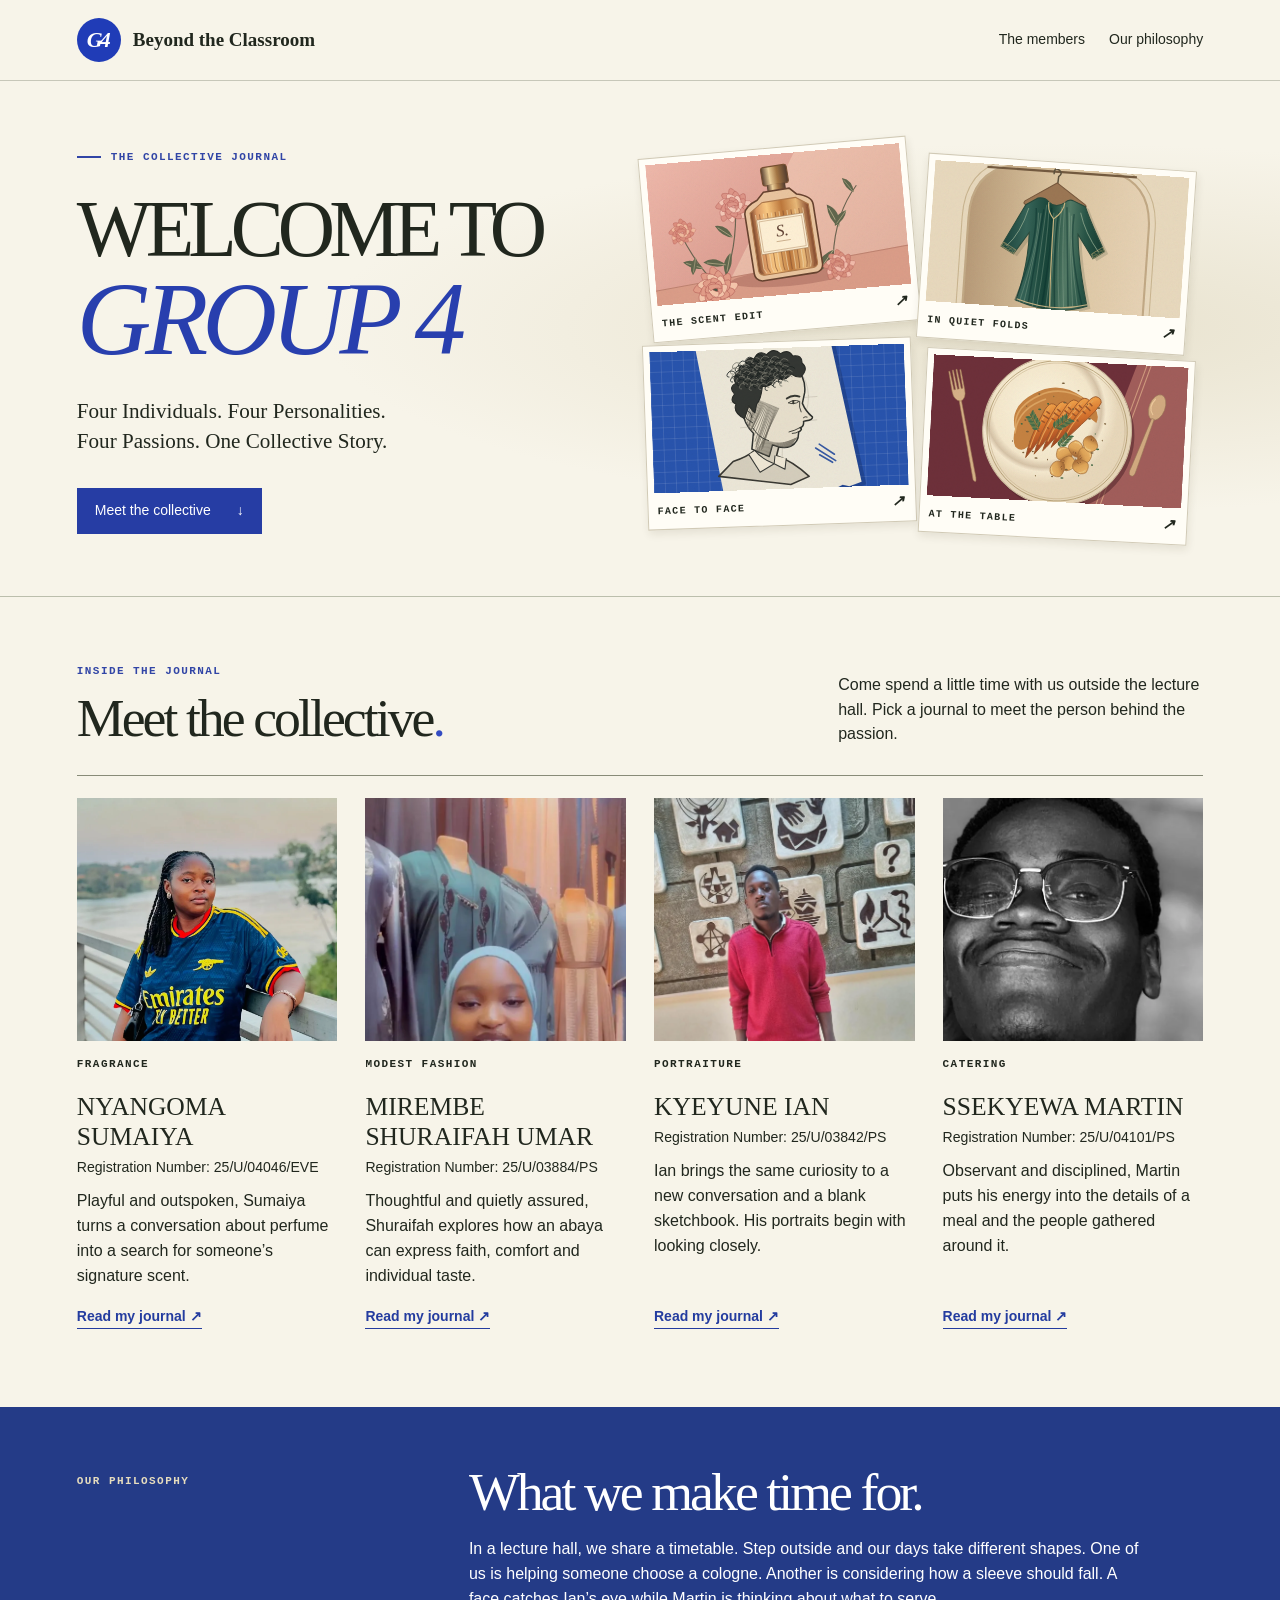
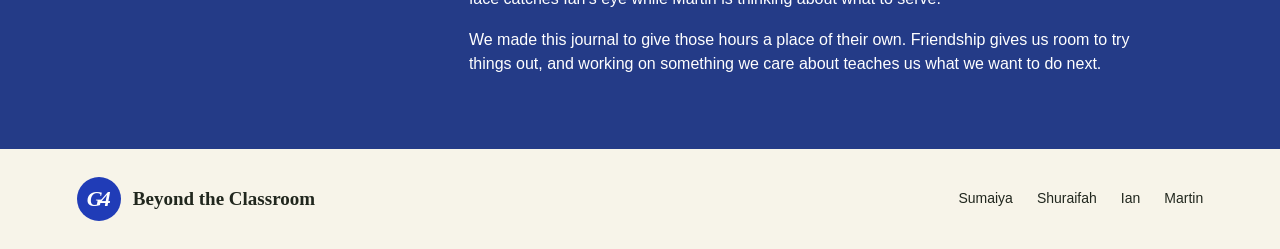
<file: index.html>
<!doctype html>
<html lang="en">
<head>
<meta charset="utf-8">
<meta name="viewport" content="width=device-width,initial-scale=1">
<meta name="description" content="Meet Sumaiya, Shuraifah, Ian and Martin, four university students sharing their worlds of fragrance, modest fashion, portraiture and catering.">
<title>Group 4 — Beyond the Classroom</title>
<link rel="stylesheet" href="css/collective.css">
<link rel="stylesheet" href="css/refinements.css">
</head>
<body><a class="skip" href="#main">Skip to content</a>
<header><a class="brand" href="index.html" aria-label="Group 4 home"><b>G4</b> Beyond the Classroom</a>
<nav aria-label="Main"><a href="#members">The members</a><a href="#philosophy">Our philosophy</a>
</nav>
</header>
<main id="main">
<section class="cover">
<div class="intro">
<p class="kicker"><span></span> The collective journal</p>
<h1>WELCOME TO<br><em>GROUP 4</em>
</h1>
<p class="standfirst">Four Individuals. Four Personalities.<br>Four Passions. One Collective Story.</p><a class="cta" href="#members">Meet the collective <span aria-hidden="true">↓</span></a>
</div>
<div class="artboard" aria-label="Illustrated covers of the four journals"><a class="print p0" href="sumayiya.html" aria-label="Explore Sumaiya’s Fragrance journal"><img src="images/sumayiya.svg" alt=""><span>The scent edit <i>↗</i></span></a><a class="print p1" href="shuraifah.html" aria-label="Explore Shuraifah’s Modest fashion journal"><img src="images/shuraifah.svg" alt=""><span>In quiet folds <i>↗</i></span></a><a class="print p2" href="ian.html" aria-label="Explore Ian’s Portraiture journal"><img src="images/ian.svg" alt=""><span>Face to face <i>↗</i></span></a><a class="print p3" href="martin.html" aria-label="Explore Martin’s Catering journal"><img src="images/martin.svg" alt=""><span>At the table <i>↗</i></span></a>
</div>
</section>
<section id="members">
<div class="heading">
<div>
<p class="kicker">Inside the journal</p>
<h2>Meet the collective<span>.</span>
</h2>
</div>
<p>Come spend a little time with us outside the lecture hall. Pick a journal to meet the person behind the passion.</p>
</div>
<div class="members">
<article>
<img loading="lazy" class="member-photo" src="images/photos/sumaiya-12.webp" alt="NYANGOMA SUMAIYA"><div class="label">Fragrance</div>
<h3>NYANGOMA SUMAIYA</h3><p class="registration">Registration Number: 25/U/04046/EVE</p>
<p>Playful and outspoken, Sumaiya turns a conversation about perfume into a search for someone’s signature scent.</p><a href="sumayiya.html">Read my journal <span>↗</span></a>
</article>
<article>
<img loading="lazy" class="member-photo" src="images/photos/shuraifah-17.webp" alt="MIREMBE SHURAIFAH UMAR"><div class="label">Modest fashion</div>
<h3>MIREMBE SHURAIFAH UMAR</h3><p class="registration">Registration Number: 25/U/03884/PS</p>
<p>Thoughtful and quietly assured, Shuraifah explores how an abaya can express faith, comfort and individual taste.</p><a href="shuraifah.html">Read my journal <span>↗</span></a>
</article>
<article>
<img loading="lazy" class="member-photo" src="images/photos/ian-16.webp" alt="KYEYUNE IAN"><div class="label">Portraiture</div>
<h3>KYEYUNE IAN</h3><p class="registration">Registration Number: 25/U/03842/PS</p>
<p>Ian brings the same curiosity to a new conversation and a blank sketchbook. His portraits begin with looking closely.</p><a href="ian.html">Read my journal <span>↗</span></a>
</article>
<article>
<img loading="lazy" class="member-photo" src="images/photos/martin-1.webp" alt="SSEKYEWA MARTIN"><div class="label">Catering</div>
<h3>SSEKYEWA MARTIN</h3><p class="registration">Registration Number: 25/U/04101/PS</p>
<p>Observant and disciplined, Martin puts his energy into the details of a meal and the people gathered around it.</p><a href="martin.html">Read my journal <span>↗</span></a>
</article>
</div>
</section>
<section id="philosophy">
<p class="kicker">Our philosophy</p>
<div>
<h2>What we make time for.</h2>
<p>In a lecture hall, we share a timetable. Step outside and our days take different shapes. One of us is helping someone choose a cologne. Another is considering how a sleeve should fall. A face catches Ian’s eye while Martin is thinking about what to serve.</p>
<p>We made this journal to give those hours a place of their own. Friendship gives us room to try things out, and working on something we care about teaches us what we want to do next.</p>
</div>
</section>
</main>
<footer><a class="brand" href="index.html"><b>G4</b> Beyond the Classroom</a>
<nav aria-label="Member journals"><a href="sumayiya.html">Sumaiya</a><a href="shuraifah.html">Shuraifah</a><a href="ian.html">Ian</a><a href="martin.html">Martin</a>
</nav>
</footer>
</body>
</html>
</file>
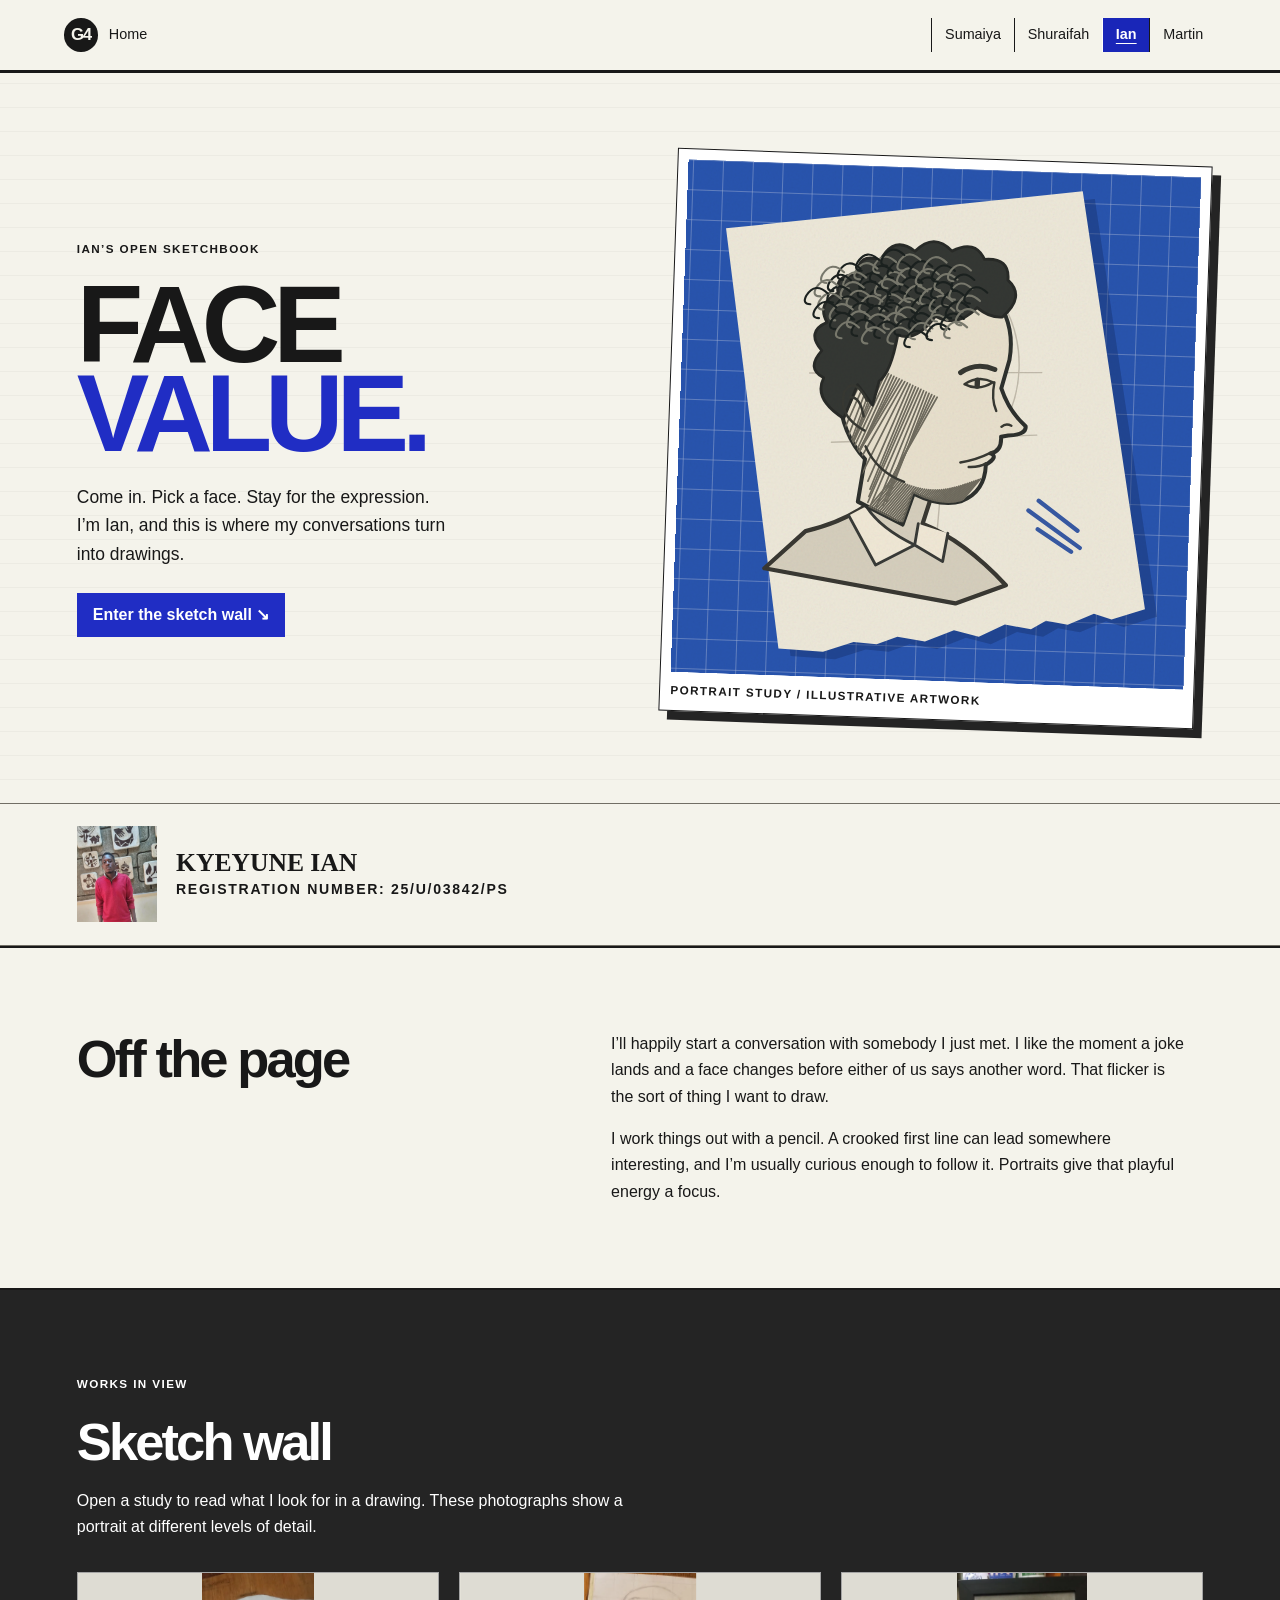
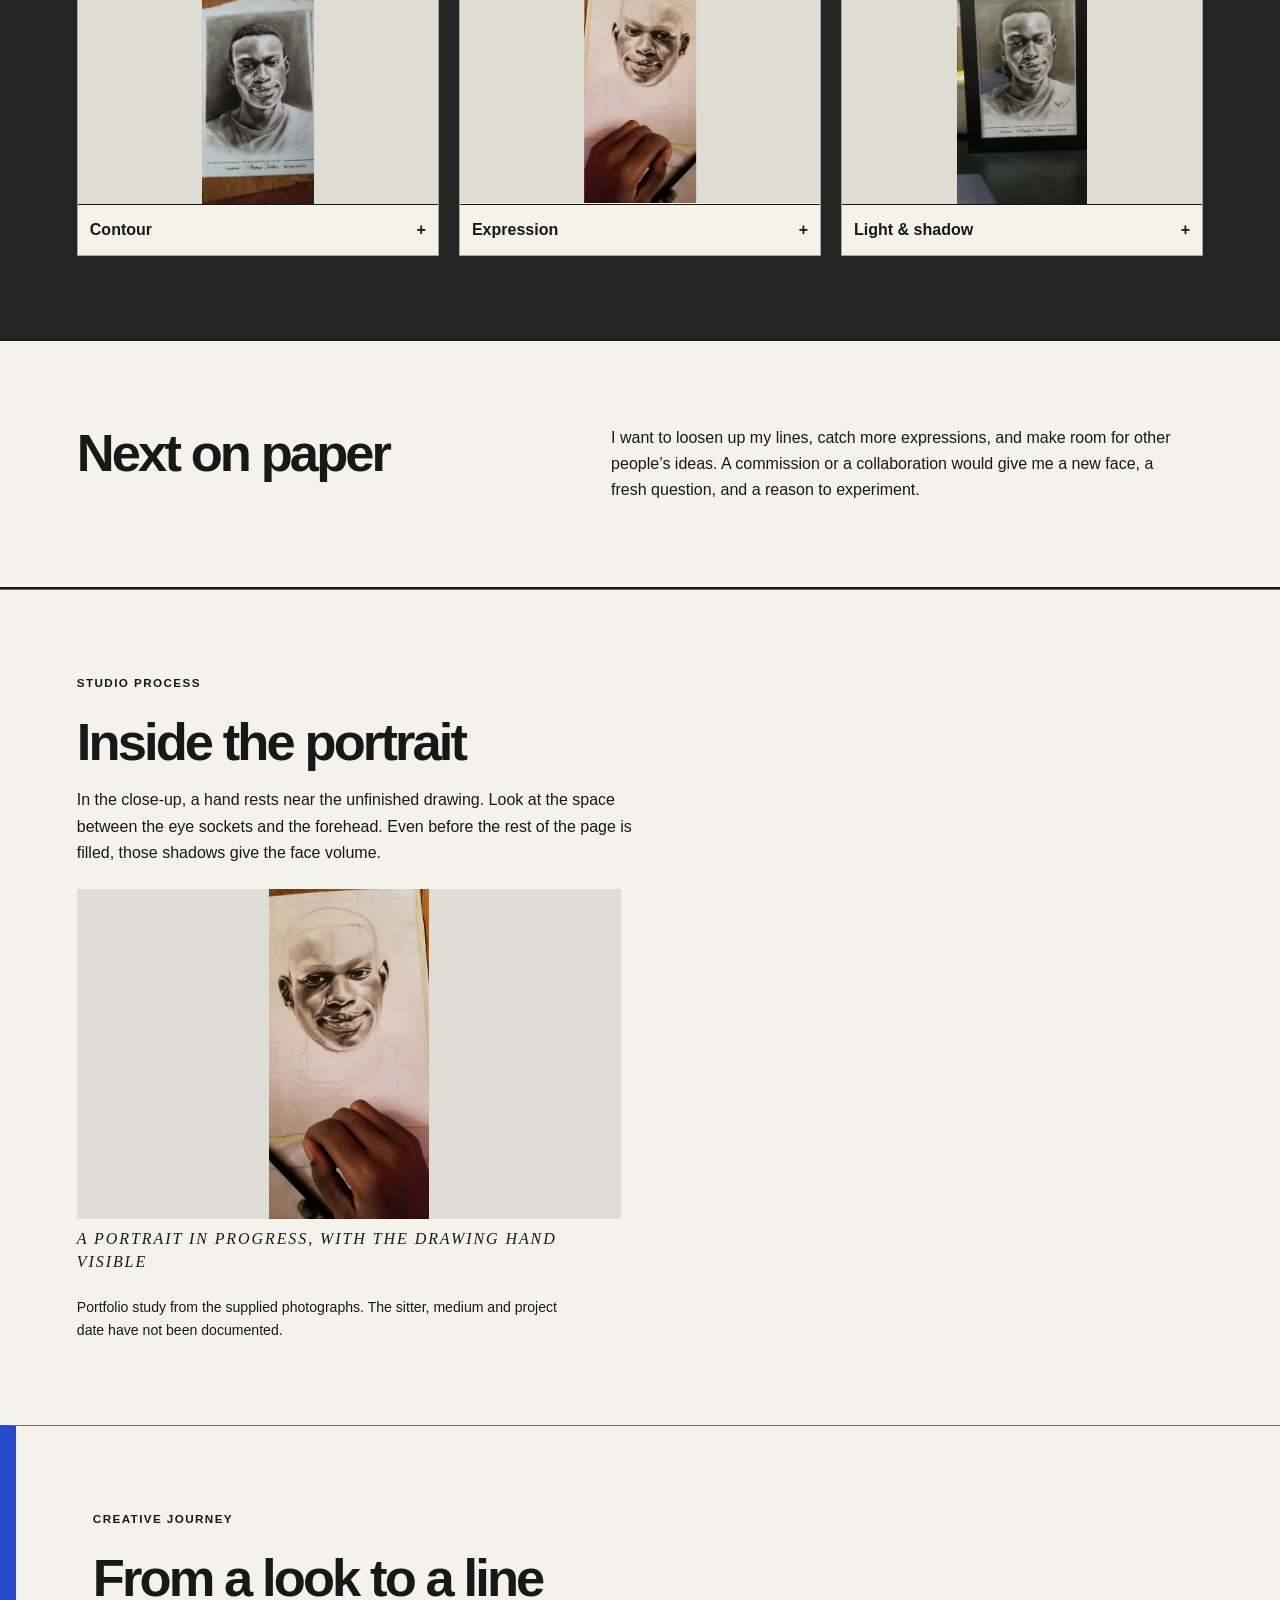
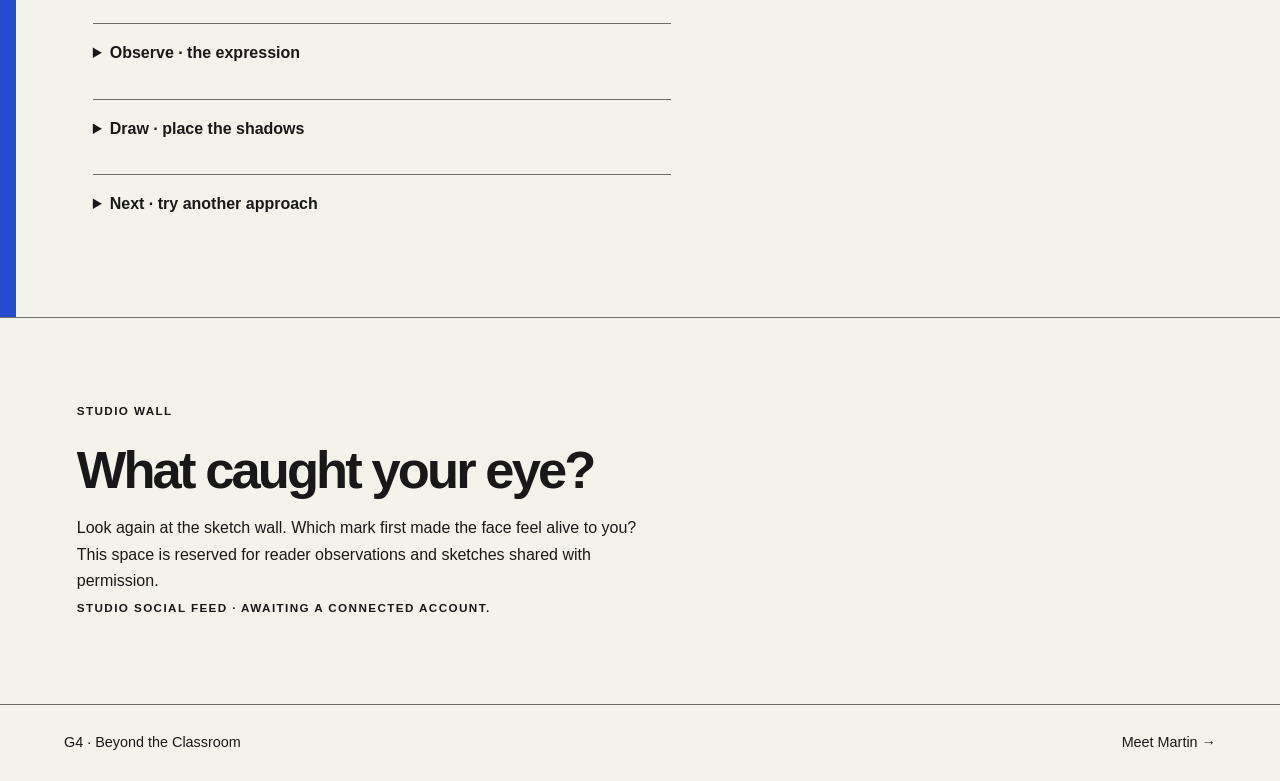
<file: ian.html>
<!doctype html>
<html lang="en">
<head>
<meta charset="utf-8">
<meta name="viewport" content="width=device-width, initial-scale=1">
<title>Ian · Open Sketchbook | Group 4</title>
<meta name="description" content="Visit Ian’s sketch wall and discover his love for portraiture, drawing, and collaboration.">
<link rel="stylesheet" href="css/profiles.css">

<link rel="stylesheet" href="css/refinements.css">
</head>
<body class="ian">
<a class="skip" href="#main">Skip to content</a>
<nav aria-label="Group navigation">
<a class="home" href="index.html">
<b>G4</b> Home</a>
<div>
<a href="sumayiya.html">Sumaiya</a>
<a href="shuraifah.html">Shuraifah</a>
<a aria-current="page" href="ian.html">Ian</a>
<a href="martin.html">Martin</a>
</div>
</nav>
<main id="main">
<header class="studio mast">
<div class="hero-copy">
<span class="eyebrow">Ian’s open sketchbook</span>
<h1>Face<br>
<em>value.</em>
</h1>
<p>Come in. Pick a face. Stay for the expression. I’m Ian, and this is where my conversations turn into drawings.</p>
<a class="jump" href="#gallery">Enter the sketch wall ↘</a>
</div>
<figure>
<img class="art" src="images/ian.svg" alt="Illustrated portrait study with drawn lines and shading" width="640" height="720">
<figcaption>Portrait study / illustrative artwork</figcaption>
</figure>
</header>
<div class="identity"><a href="images/photos/ian-16.webp" aria-label="Open portrait of KYEYUNE IAN"><img src="images/photos/ian-16.webp" alt="KYEYUNE IAN"></a><div><strong>KYEYUNE IAN</strong><small>Registration Number: 25/U/03842/PS</small></div></div>
<section class="studio-notes">
<h2>Off the page</h2>
<div>
<p>I’ll happily start a conversation with somebody I just met. I like the moment a joke lands and a face changes before either of us says another word. That flicker is the sort of thing I want to draw.</p>
<p>I work things out with a pencil. A crooked first line can lead somewhere interesting, and I’m usually curious enough to follow it. Portraits give that playful energy a focus.</p>
</div>
</section>
<section id="gallery" class="gallery">
<span class="eyebrow">Works in view</span>
<h2>Sketch wall</h2>
<p>Open a study to read what I look for in a drawing. These photographs show a portrait at different levels of detail.</p>
<div class="sketches">
<details>
<summary>
<img src="images/photos/ian-13.webp" alt="Shaded portrait on paper" class="crop c0">
<span>Contour <b aria-hidden="true">+</b>
</span>
</summary>
<p>I follow the outer edge before adding detail. A single change of angle can give a profile its character.</p>
</details>
<details>
<summary>
<img src="images/photos/ian-14.webp" alt="Drawing hand below a developing portrait" class="crop c1">
<span>Expression <b aria-hidden="true">+</b>
</span>
</summary>
<p>I look for the small lift of a brow or the tilt of a mouth. That’s often where the energy sits.</p>
</details>
<details>
<summary>
<img src="images/photos/ian-15.webp" alt="Framed view of the portrait" class="crop c2">
<span>Light & shadow <b aria-hidden="true">+</b>
</span>
</summary>
<p>I squint at the big shapes first. Light across a cheek can describe the face with very few lines.</p>
</details>
</div>
</section>
<section class="studio-notes">
<h2>Next on paper</h2>
<p>I want to loosen up my lines, catch more expressions, and make room for other people’s ideas. A commission or a collaboration would give me a new face, a fresh question, and a reason to experiment.</p>
</section>
<section class="fieldnotes"><span class="eyebrow">Studio process</span>
<h2>Inside the portrait</h2><p>In the close-up, a hand rests near the unfinished drawing. Look at the space between the eye sockets and the forehead. Even before the rest of the page is filled, those shadows give the face volume.</p>
<figure><a href="images/photos/ian-14.webp" aria-label="View full photograph: A portrait in progress, with the drawing hand visible"><img loading="lazy" src="images/photos/ian-14.webp" alt="A portrait in progress, with the drawing hand visible"></a>
<figcaption>A portrait in progress, with the drawing hand visible</figcaption>
</figure><p class="caption-note">Portfolio study from the supplied photographs. The sitter, medium and project date have not been documented.</p>
</section>
<section class="fieldnotes"><span class="eyebrow">Creative journey</span>
<h2>From a look to a line</h2>
<details class="journal-note">
<summary>Observe · the expression</summary><p>I look for the detail that makes a face feel particular. A tilt of the head can say more than a carefully drawn outline.</p>
</details>
<details class="journal-note">
<summary>Draw · place the shadows</summary><p>I want a few strong marks to carry the expression. Looking between the photograph and the drawing helps me decide where to soften an edge.</p>
</details>
<details class="journal-note">
<summary>Next · try another approach</summary><p>My aim is to let more movement into my lines while keeping the sitter recognisable.</p>
</details>
</section>
<section class="fieldnotes"><span class="eyebrow">Studio wall</span>
<h2>What caught your eye?</h2><p>Look again at the sketch wall. Which mark first made the face feel alive to you? This space is reserved for reader observations and sketches shared with permission.</p><small>Studio social feed · awaiting a connected account.</small>
</section>
</main>
<footer>
<a href="index.html">G4 · Beyond the Classroom</a>
<a href="martin.html">Meet Martin →</a>
</footer>
</body>
</html>
</file>
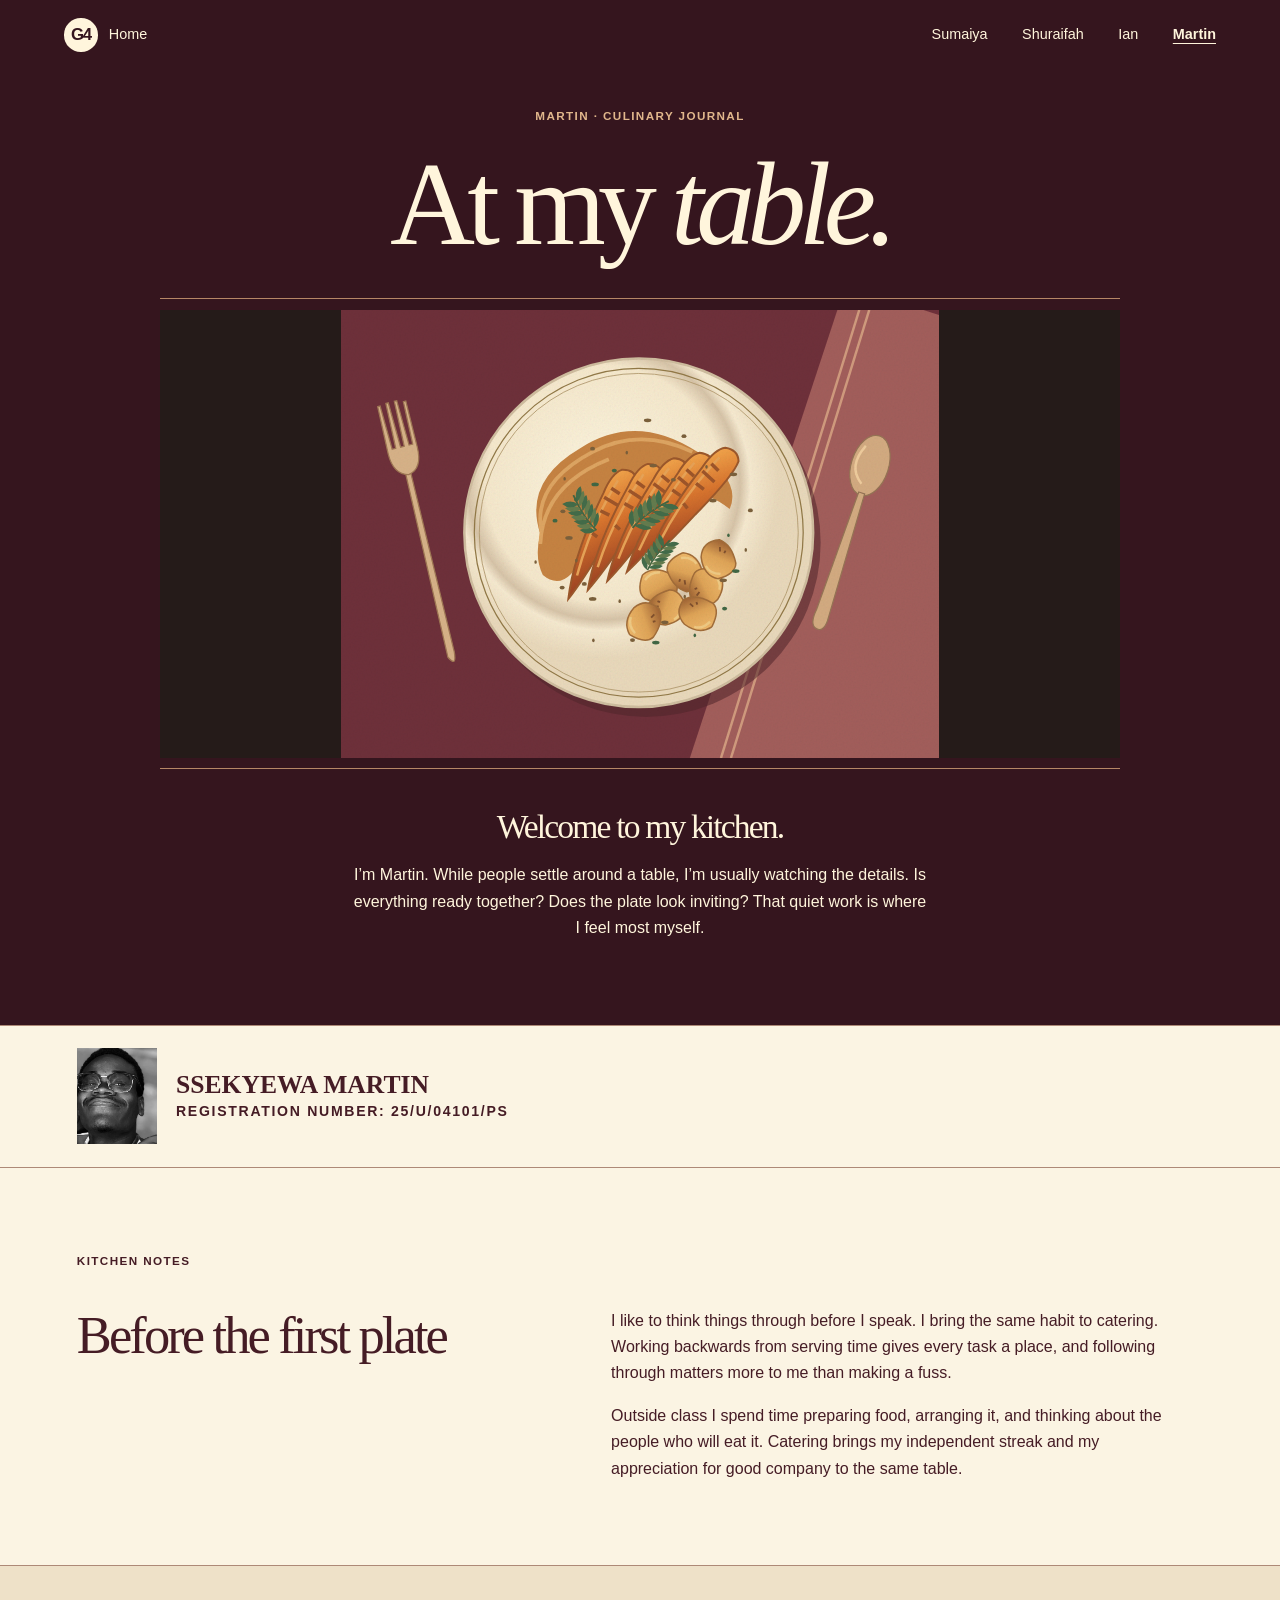
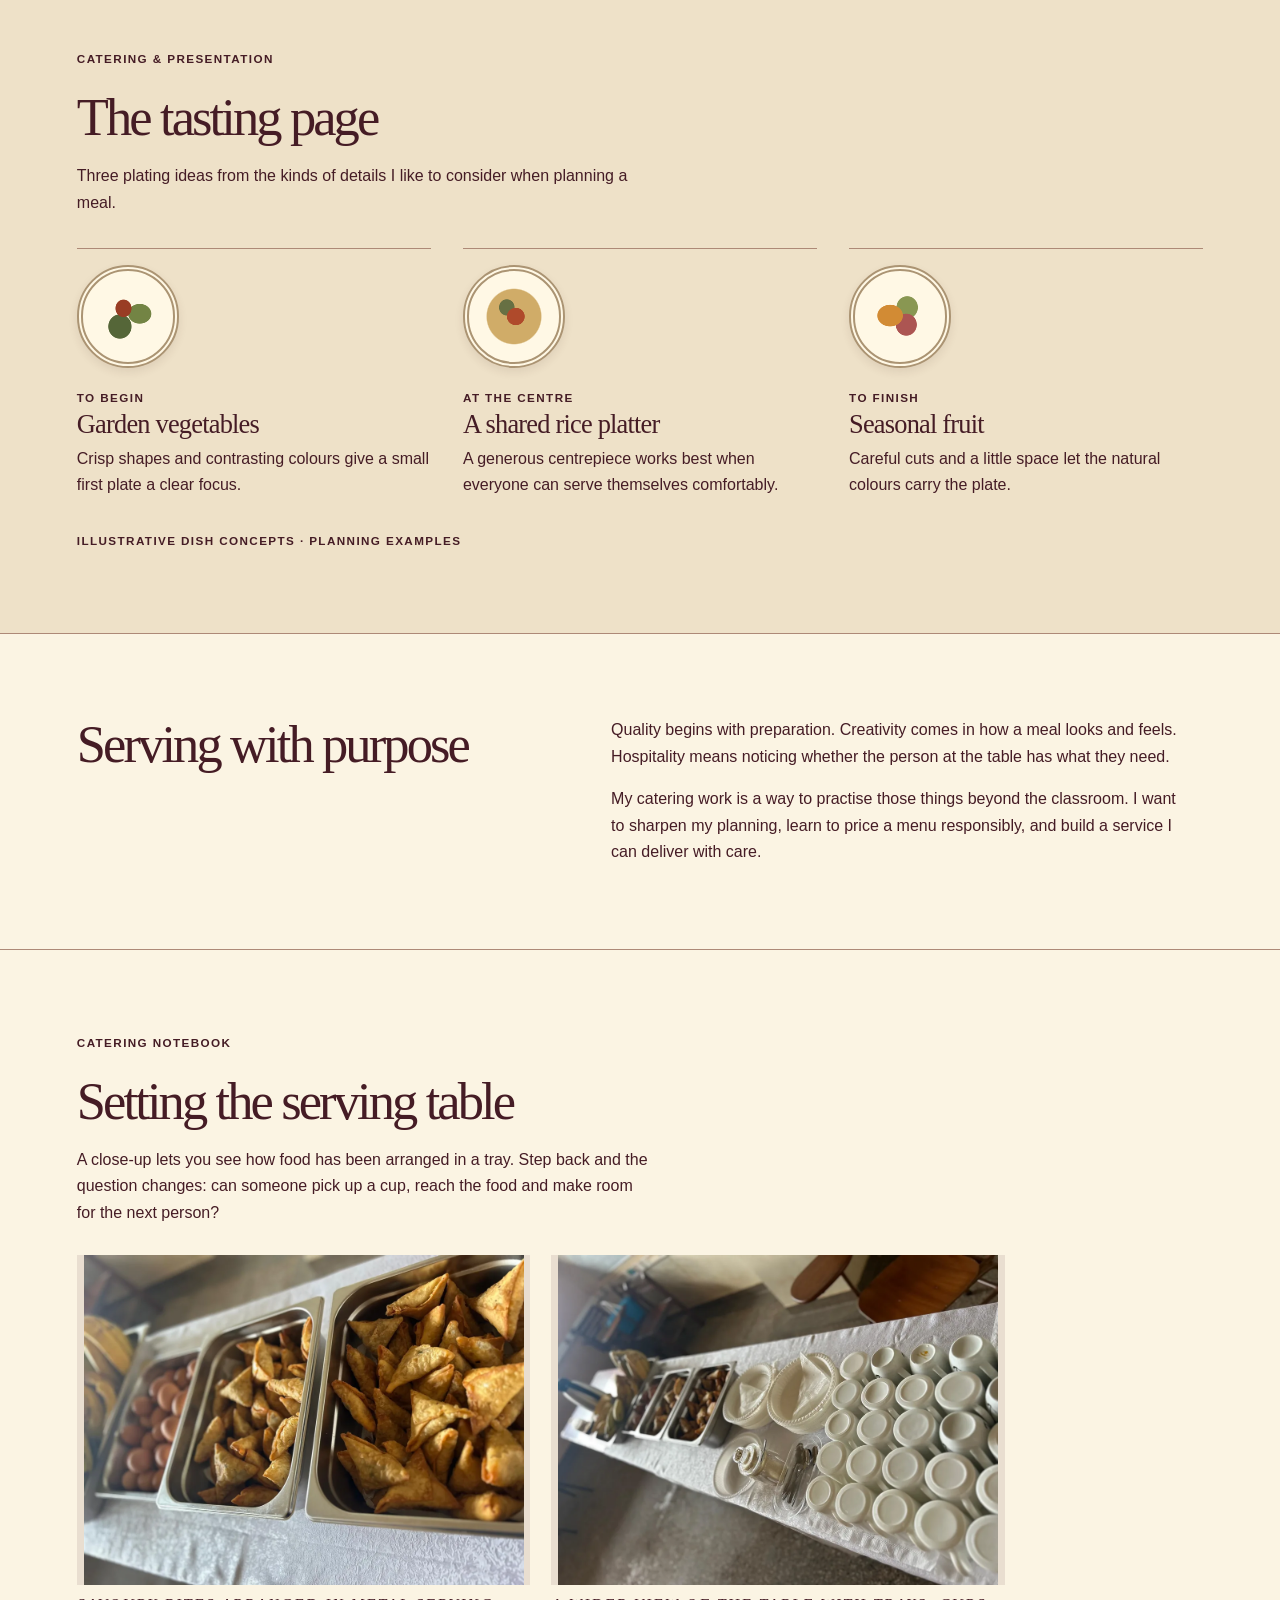
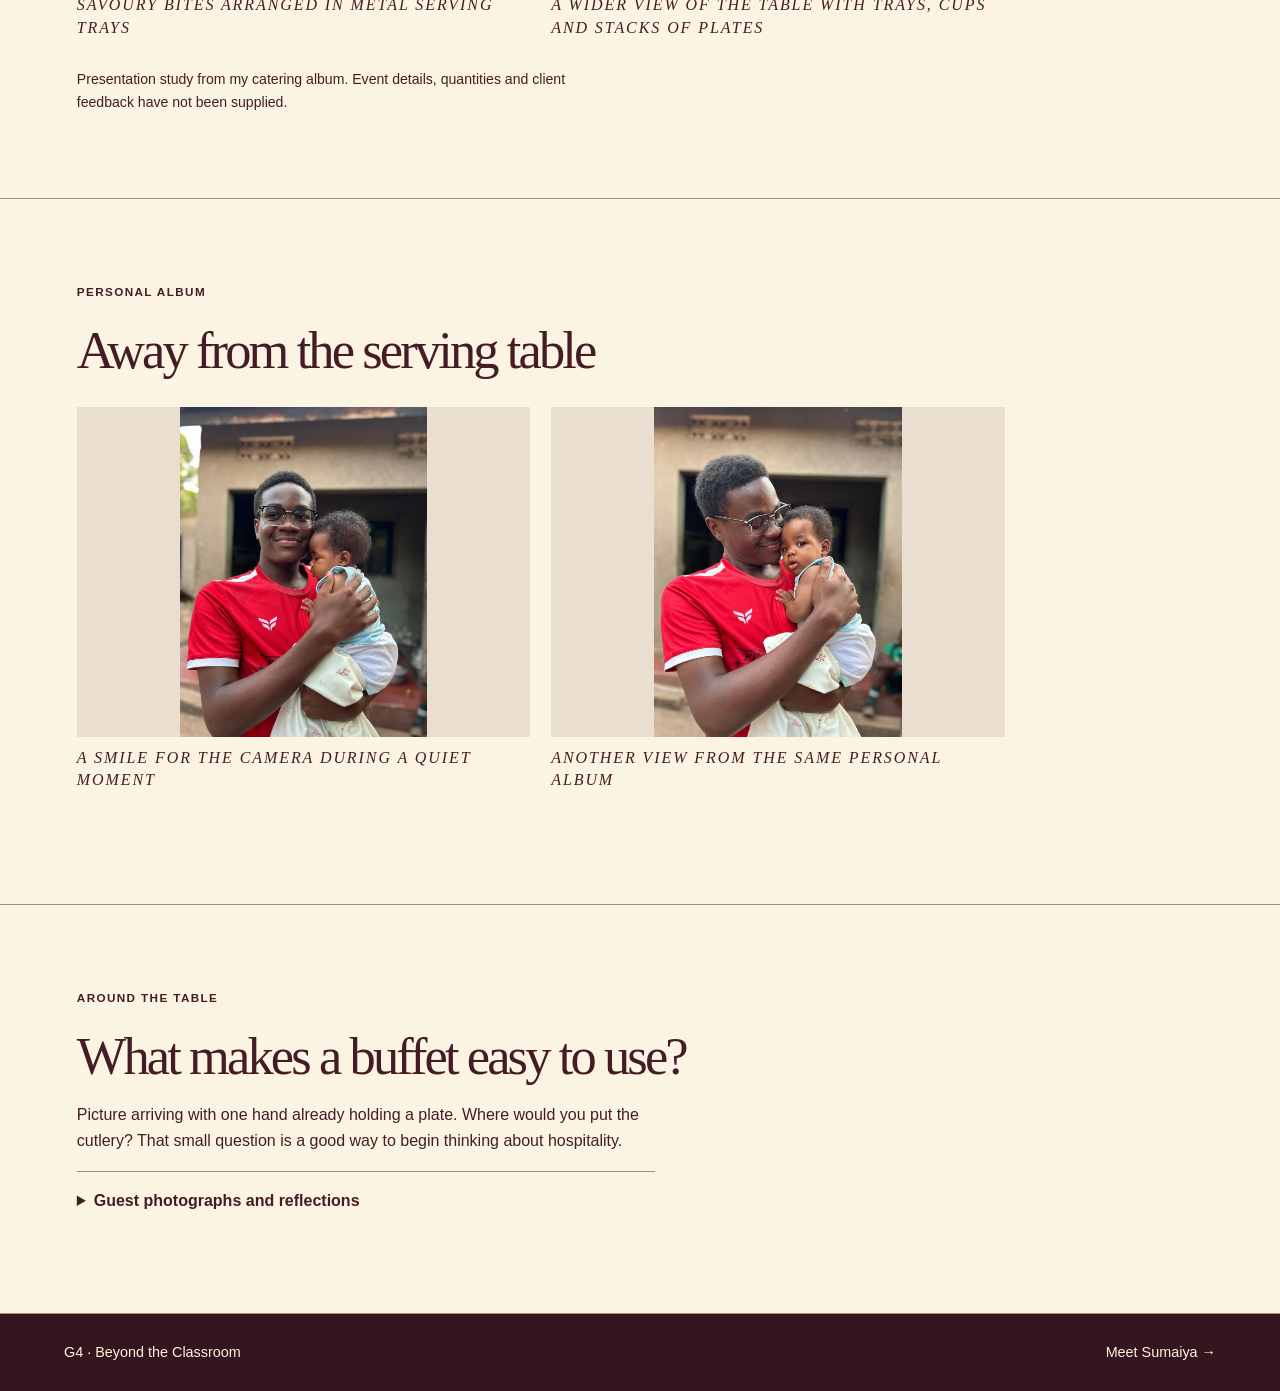
<file: martin.html>
<!doctype html>
<html lang="en">
<head>
<meta charset="utf-8">
<meta name="viewport" content="width=device-width, initial-scale=1">
<title>Martin · Culinary Journal | Group 4</title>
<meta name="description" content="Step inside Martin’s culinary journal for catering, hospitality, and creative plating ideas.">
<link rel="stylesheet" href="css/profiles.css">

<link rel="stylesheet" href="css/refinements.css">
</head>
<body class="martin">
<a class="skip" href="#main">Skip to content</a>
<nav aria-label="Group navigation">
<a class="home" href="index.html">
<b>G4</b> Home</a>
<div>
<a href="sumayiya.html">Sumaiya</a>
<a href="shuraifah.html">Shuraifah</a>
<a href="ian.html">Ian</a>
<a aria-current="page" href="martin.html">Martin</a>
</div>
</nav>
<main id="main">
<header class="kitchen mast">
<span class="eyebrow">Martin · Culinary journal</span>
<h1>At my <em>table.</em>
</h1>
<figure>
<img class="art" src="images/martin.svg" alt="Culinary illustration of a carefully plated dish" width="640" height="720">
</figure>
<div class="kitchen-intro">
<h2>Welcome to my kitchen.</h2>
<p>I’m Martin. While people settle around a table, I’m usually watching the details. Is everything ready together? Does the plate look inviting? That quiet work is where I feel most myself.</p>
</div>
</header>
<div class="identity"><a href="images/photos/martin-1.webp" aria-label="Open portrait of SSEKYEWA MARTIN"><img src="images/photos/martin-1.webp" alt="SSEKYEWA MARTIN"></a><div><strong>SSEKYEWA MARTIN</strong><small>Registration Number: 25/U/04101/PS</small></div></div>
<section class="kitchen-story">
<span class="eyebrow">Kitchen notes</span>
<h2>Before the first plate</h2>
<div>
<p>I like to think things through before I speak. I bring the same habit to catering. Working backwards from serving time gives every task a place, and following through matters more to me than making a fuss.</p>
<p>Outside class I spend time preparing food, arranging it, and thinking about the people who will eat it. Catering brings my independent streak and my appreciation for good company to the same table.</p>
</div>
</section>
<section id="menu" class="menu">
<span class="eyebrow">Catering &amp; presentation</span>
<h2>The tasting page</h2>
<p>Three plating ideas from the kinds of details I like to consider when planning a meal.</p>
<div class="courses">
<article>
<i class="plate plate0" aria-hidden="true">
</i>
<div>
<small>To begin</small>
<h3>Garden vegetables</h3>
<p>Crisp shapes and contrasting colours give a small first plate a clear focus.</p>
</div>
</article>
<article>
<i class="plate plate1" aria-hidden="true">
</i>
<div>
<small>At the centre</small>
<h3>A shared rice platter</h3>
<p>A generous centrepiece works best when everyone can serve themselves comfortably.</p>
</div>
</article>
<article>
<i class="plate plate2" aria-hidden="true">
</i>
<div>
<small>To finish</small>
<h3>Seasonal fruit</h3>
<p>Careful cuts and a little space let the natural colours carry the plate.</p>
</div>
</article>
</div>
<small>Illustrative dish concepts · planning examples</small>
</section>
<section class="kitchen-story">
<h2>Serving with purpose</h2>
<div>
<p>Quality begins with preparation. Creativity comes in how a meal looks and feels. Hospitality means noticing whether the person at the table has what they need.</p>
<p>My catering work is a way to practise those things beyond the classroom. I want to sharpen my planning, learn to price a menu responsibly, and build a service I can deliver with care.</p>
</div>
</section>
<section class="fieldnotes"><span class="eyebrow">Catering notebook</span>
<h2>Setting the serving table</h2><p>A close-up lets you see how food has been arranged in a tray. Step back and the question changes: can someone pick up a cup, reach the food and make room for the next person?</p><div class="photo-grid">
<figure><a href="images/photos/martin-3.webp" aria-label="View full photograph: Savoury bites arranged in metal serving trays"><img loading="lazy" src="images/photos/martin-3.webp" alt="Savoury bites arranged in metal serving trays"></a>
<figcaption>Savoury bites arranged in metal serving trays</figcaption>
</figure>
<figure><a href="images/photos/martin-4.webp" aria-label="View full photograph: A wider view of the table with trays, cups and stacks of plates"><img loading="lazy" src="images/photos/martin-4.webp" alt="A wider view of the table with trays, cups and stacks of plates"></a>
<figcaption>A wider view of the table with trays, cups and stacks of plates</figcaption>
</figure></div><p class="caption-note">Presentation study from my catering album. Event details, quantities and client feedback have not been supplied.</p>
</section>
<section class="fieldnotes"><span class="eyebrow">Personal album</span>
<h2>Away from the serving table</h2><div class="photo-grid">
<figure><a href="images/photos/martin-2.webp" aria-label="View full photograph: A smile for the camera during a quiet moment"><img loading="lazy" src="images/photos/martin-2.webp" alt="A smile for the camera during a quiet moment"></a>
<figcaption>A smile for the camera during a quiet moment</figcaption>
</figure>
<figure><a href="images/photos/martin-5.webp" aria-label="View full photograph: Another view from the same personal album"><img loading="lazy" src="images/photos/martin-5.webp" alt="Another view from the same personal album"></a>
<figcaption>Another view from the same personal album</figcaption>
</figure></div>
</section>
<section class="fieldnotes"><span class="eyebrow">Around the table</span>
<h2>What makes a buffet easy to use?</h2><p>Picture arriving with one hand already holding a plate. Where would you put the cutlery? That small question is a good way to begin thinking about hospitality.</p>
<details class="journal-note">
<summary>Guest photographs and reflections</summary><p>This space is ready for guest photographs and genuine feedback from catering events, once contributors give permission.</p>
</details>
</section>
</main>
<footer>
<a href="index.html">G4 · Beyond the Classroom</a>
<a href="sumayiya.html">Meet Sumaiya →</a>
</footer>
</body>
</html>
</file>
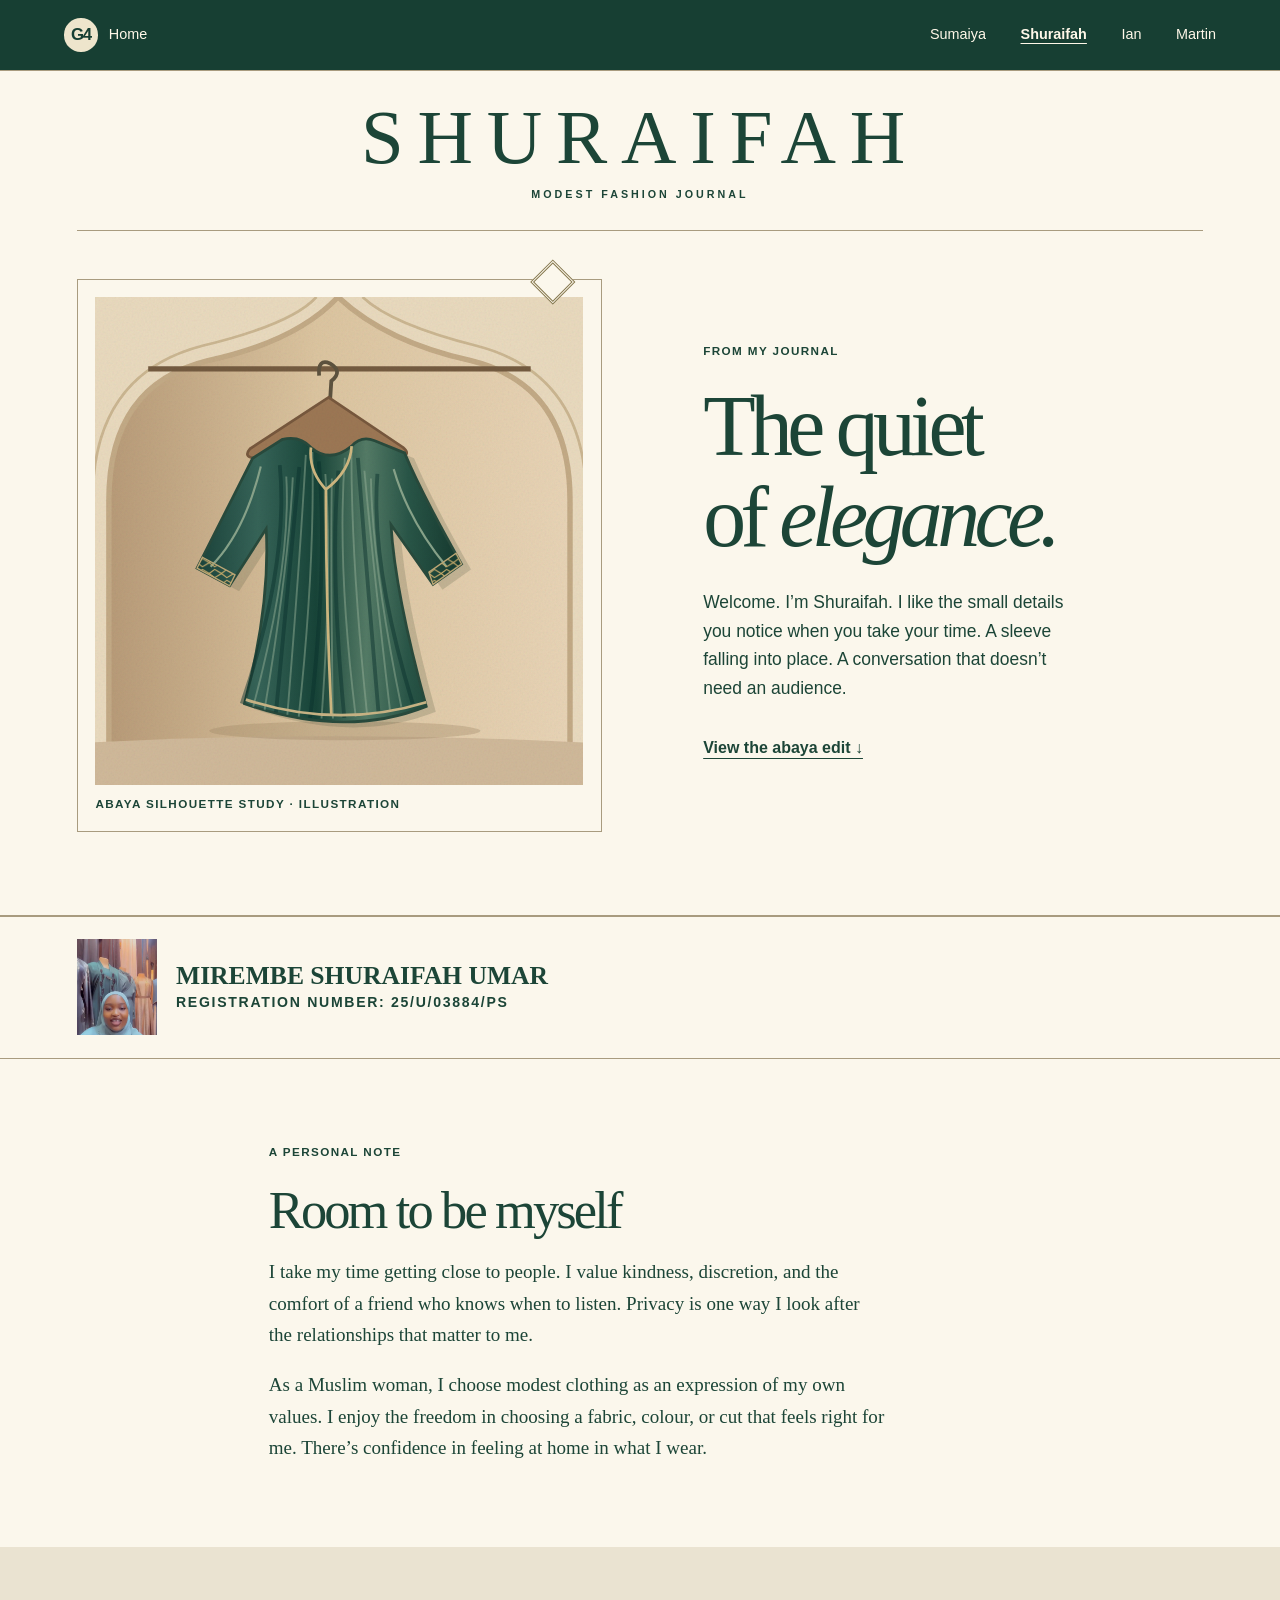
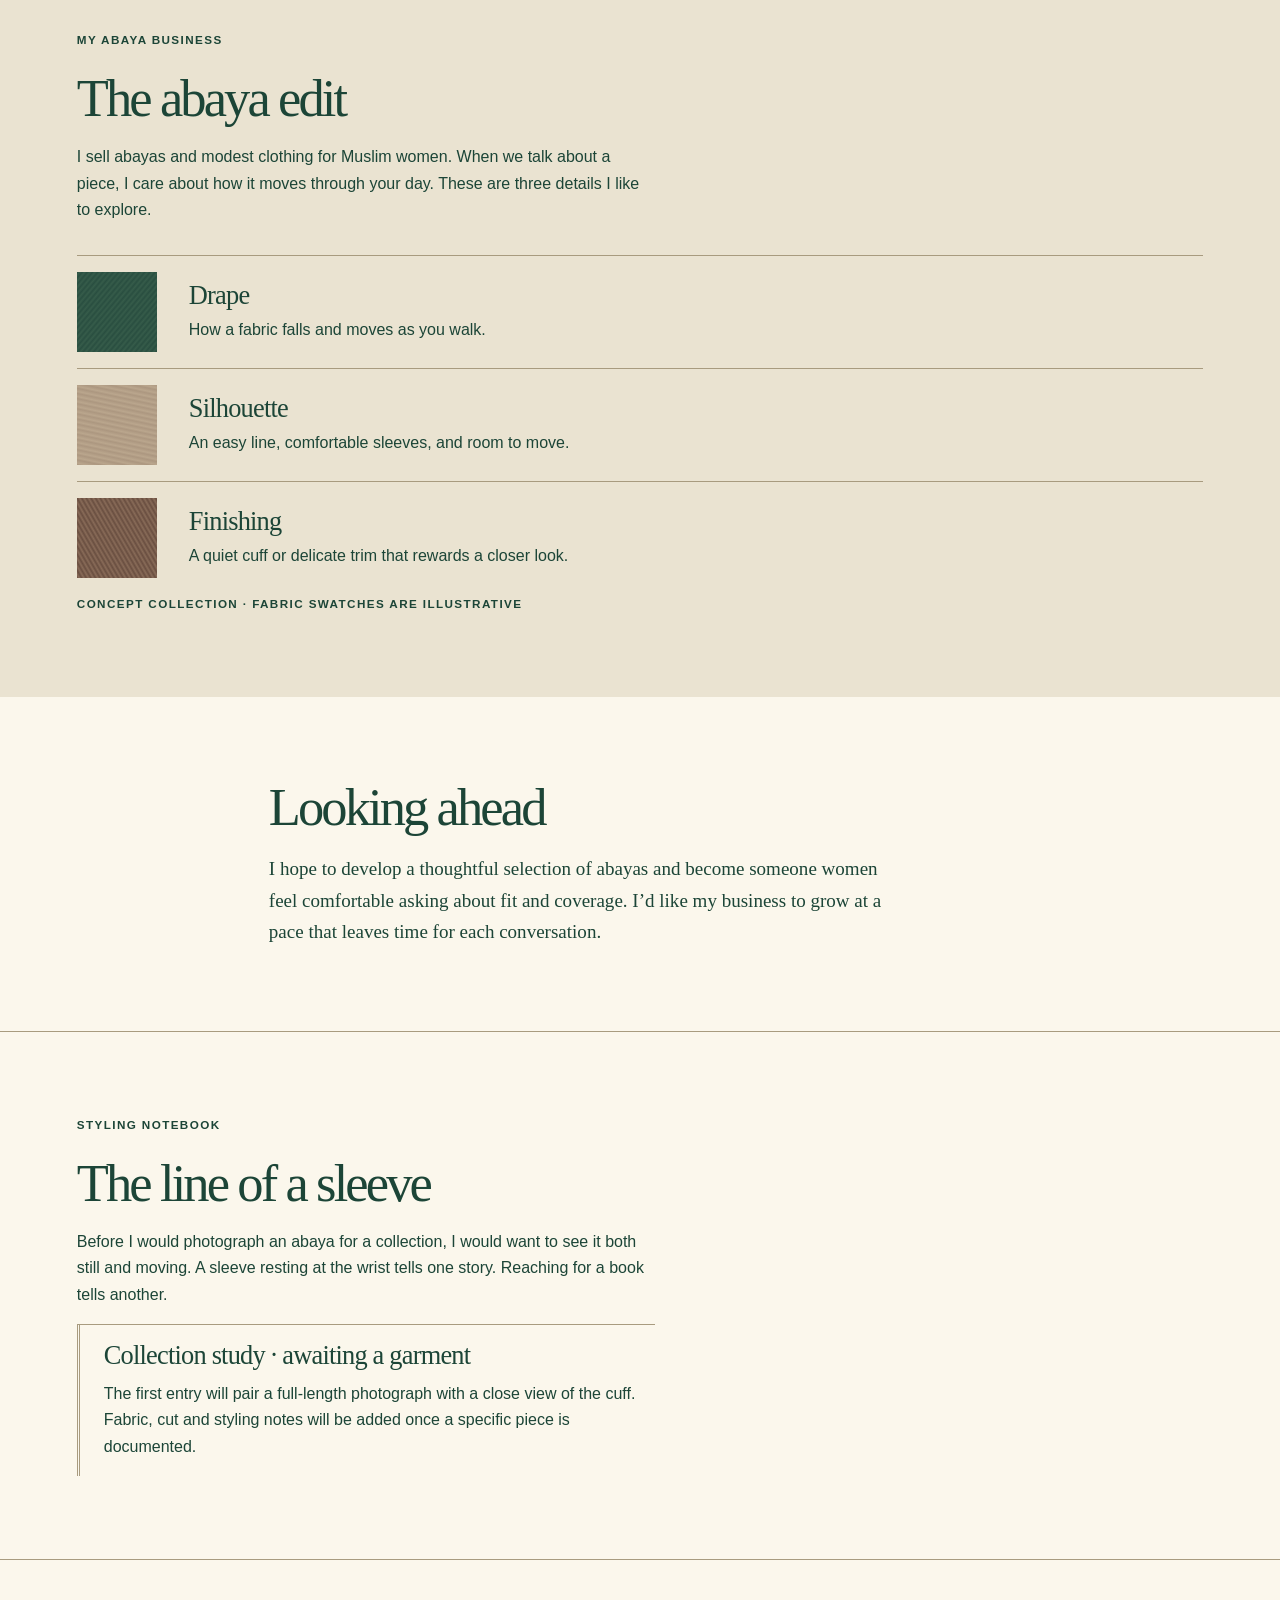
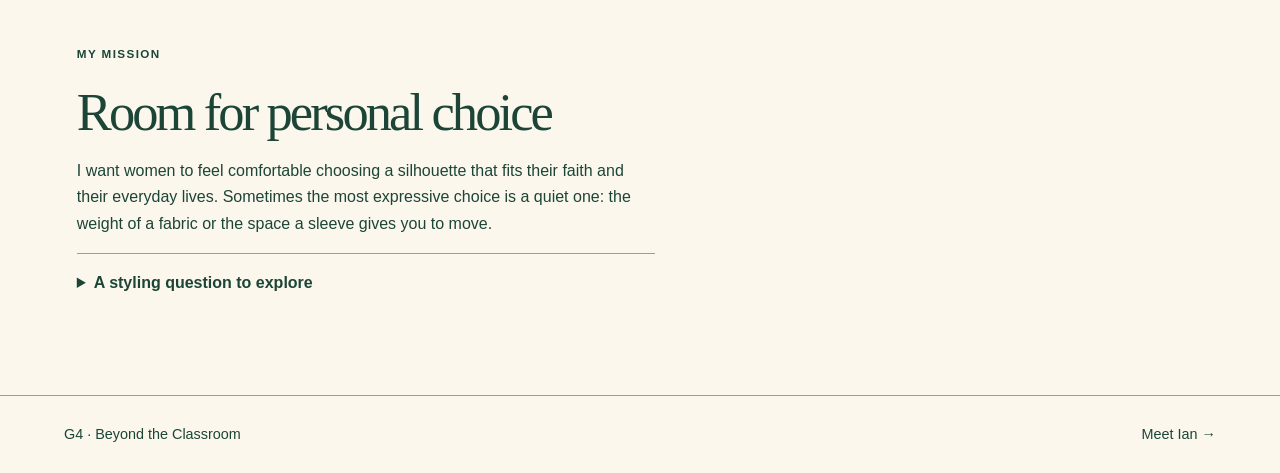
<file: shuraifah.html>
<!doctype html>
<html lang="en">
<head>
<meta charset="utf-8">
<meta name="viewport" content="width=device-width, initial-scale=1">
<title>Shuraifah · Modest Fashion Journal | Group 4</title>
<meta name="description" content="Read Shuraifah’s personal journal on modest fashion, her abaya business, and confidence.">
<link rel="stylesheet" href="css/profiles.css">

<link rel="stylesheet" href="css/refinements.css">
</head>
<body class="shuraifah">
<a class="skip" href="#main">Skip to content</a>
<nav aria-label="Group navigation">
<a class="home" href="index.html">
<b>G4</b> Home</a>
<div>
<a href="sumayiya.html">Sumaiya</a>
<a aria-current="page" href="shuraifah.html">Shuraifah</a>
<a href="ian.html">Ian</a>
<a href="martin.html">Martin</a>
</div>
</nav>
<main id="main">
<header class="fashion mast">
<div class="atelier-label">SHURAIFAH <span>Modest fashion journal</span>
</div>
<div class="fashion-grid">
<figure>
<img class="art" src="images/shuraifah.svg" alt="Fashion illustration exploring the silhouette of an abaya" width="640" height="720">
<figcaption>Abaya silhouette study · illustration</figcaption>
</figure>
<div class="hero-copy">
<span class="eyebrow">From my journal</span>
<h1>The quiet<br>of <em>elegance.</em>
</h1>
<p>Welcome. I’m Shuraifah. I like the small details you notice when you take your time. A sleeve falling into place. A conversation that doesn’t need an audience.</p>
<a class="jump" href="#collection">View the abaya edit ↓</a>
</div>
</div>
</header>
<div class="identity"><a href="images/photos/shuraifah-17.webp" aria-label="Open portrait of MIREMBE SHURAIFAH UMAR"><img src="images/photos/shuraifah-17.webp" alt="MIREMBE SHURAIFAH UMAR"></a><div><strong>MIREMBE SHURAIFAH UMAR</strong><small>Registration Number: 25/U/03884/PS</small></div></div>
<section class="letter">
<span class="eyebrow">A personal note</span>
<h2>Room to be myself</h2>
<p>I take my time getting close to people. I value kindness, discretion, and the comfort of a friend who knows when to listen. Privacy is one way I look after the relationships that matter to me.</p>
<p>As a Muslim woman, I choose modest clothing as an expression of my own values. I enjoy the freedom in choosing a fabric, colour, or cut that feels right for me. There’s confidence in feeling at home in what I wear.</p>
</section>
<section class="fashion-edit" id="collection">
<span class="eyebrow">My abaya business</span>
<h2>The abaya edit</h2>
<p>I sell abayas and modest clothing for Muslim women. When we talk about a piece, I care about how it moves through your day. These are three details I like to explore.</p>
<div class="swatches">
<article>
<i class="swatch s0" aria-hidden="true">
</i>
<div>
<h3>Drape</h3>
<p>How a fabric falls and moves as you walk.</p>
</div>
</article>
<article>
<i class="swatch s1" aria-hidden="true">
</i>
<div>
<h3>Silhouette</h3>
<p>An easy line, comfortable sleeves, and room to move.</p>
</div>
</article>
<article>
<i class="swatch s2" aria-hidden="true">
</i>
<div>
<h3>Finishing</h3>
<p>A quiet cuff or delicate trim that rewards a closer look.</p>
</div>
</article>
</div>
<small>Concept collection · fabric swatches are illustrative</small>
</section>
<section class="letter">
<h2>Looking ahead</h2>
<p>I hope to develop a thoughtful selection of abayas and become someone women feel comfortable asking about fit and coverage. I’d like my business to grow at a pace that leaves time for each conversation.</p>
</section>
<section class="fieldnotes"><span class="eyebrow">Styling notebook</span>
<h2>The line of a sleeve</h2><p>Before I would photograph an abaya for a collection, I would want to see it both still and moving. A sleeve resting at the wrist tells one story. Reaching for a book tells another.</p><div class="study"><h3>Collection study · awaiting a garment</h3><p>The first entry will pair a full-length photograph with a close view of the cuff. Fabric, cut and styling notes will be added once a specific piece is documented.</p></div>
</section>
<section class="fieldnotes"><span class="eyebrow">My mission</span>
<h2>Room for personal choice</h2><p>I want women to feel comfortable choosing a silhouette that fits their faith and their everyday lives. Sometimes the most expressive choice is a quiet one: the weight of a fabric or the space a sleeve gives you to move.</p>
<details class="journal-note">
<summary>A styling question to explore</summary><p>How would you style one abaya for two different days? This is an editorial prompt for a future reader styling feature. Shared looks and customer reflections will appear with permission.</p>
</details>
</section>
</main>
<footer>
<a href="index.html">G4 · Beyond the Classroom</a>
<a href="ian.html">Meet Ian →</a>
</footer>
</body>
</html>
</file>
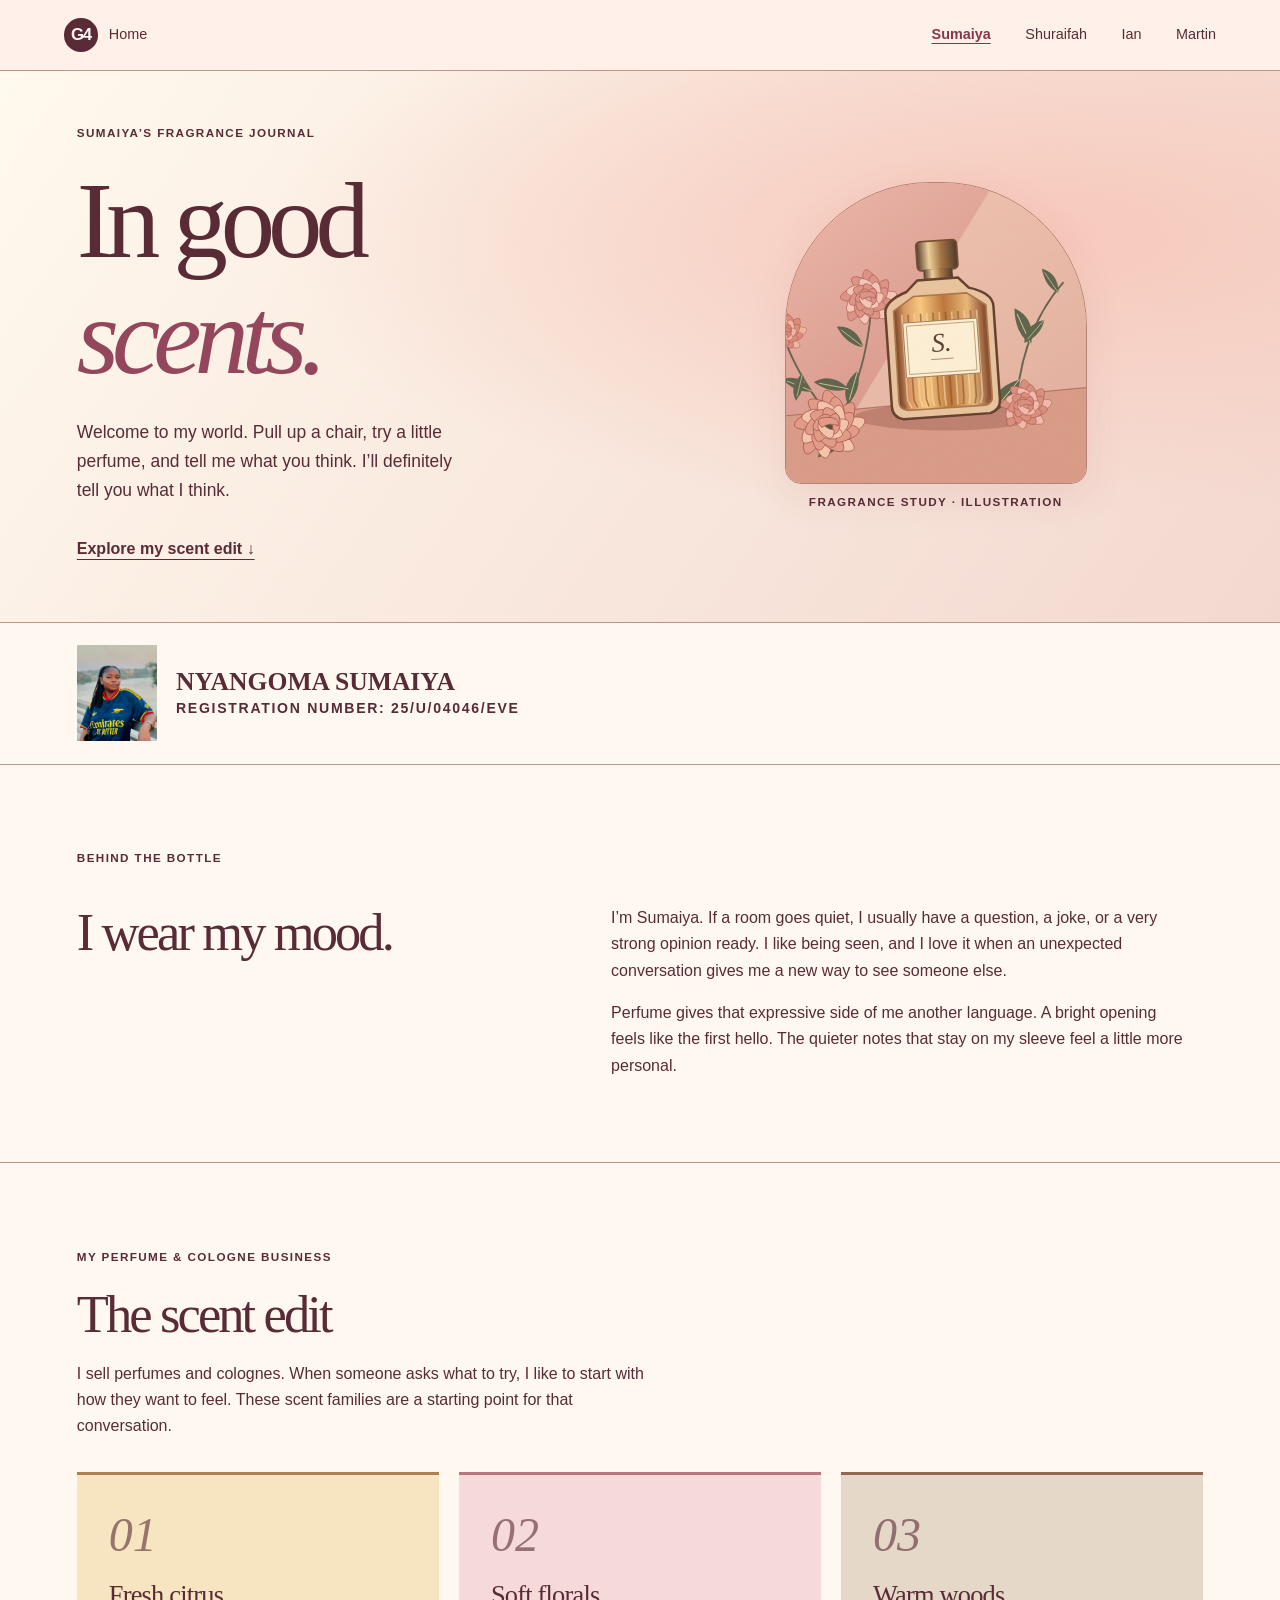
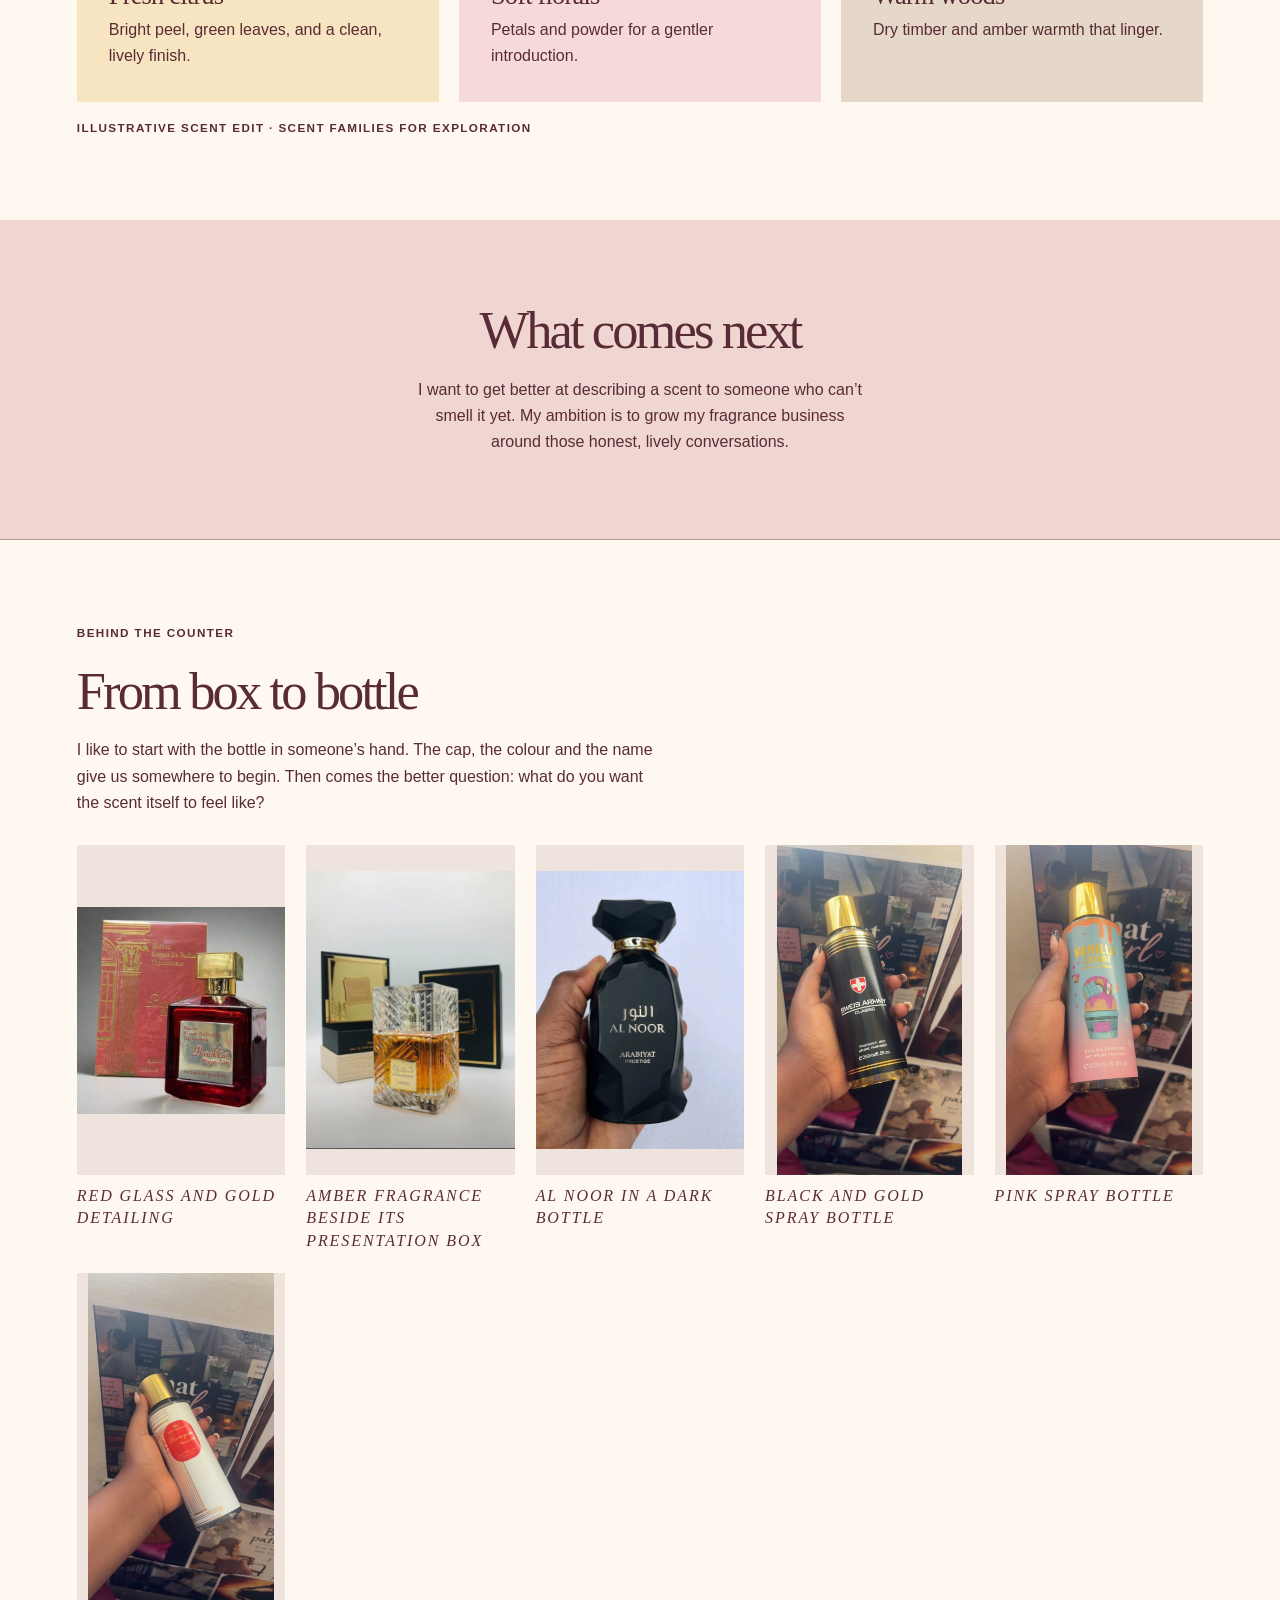
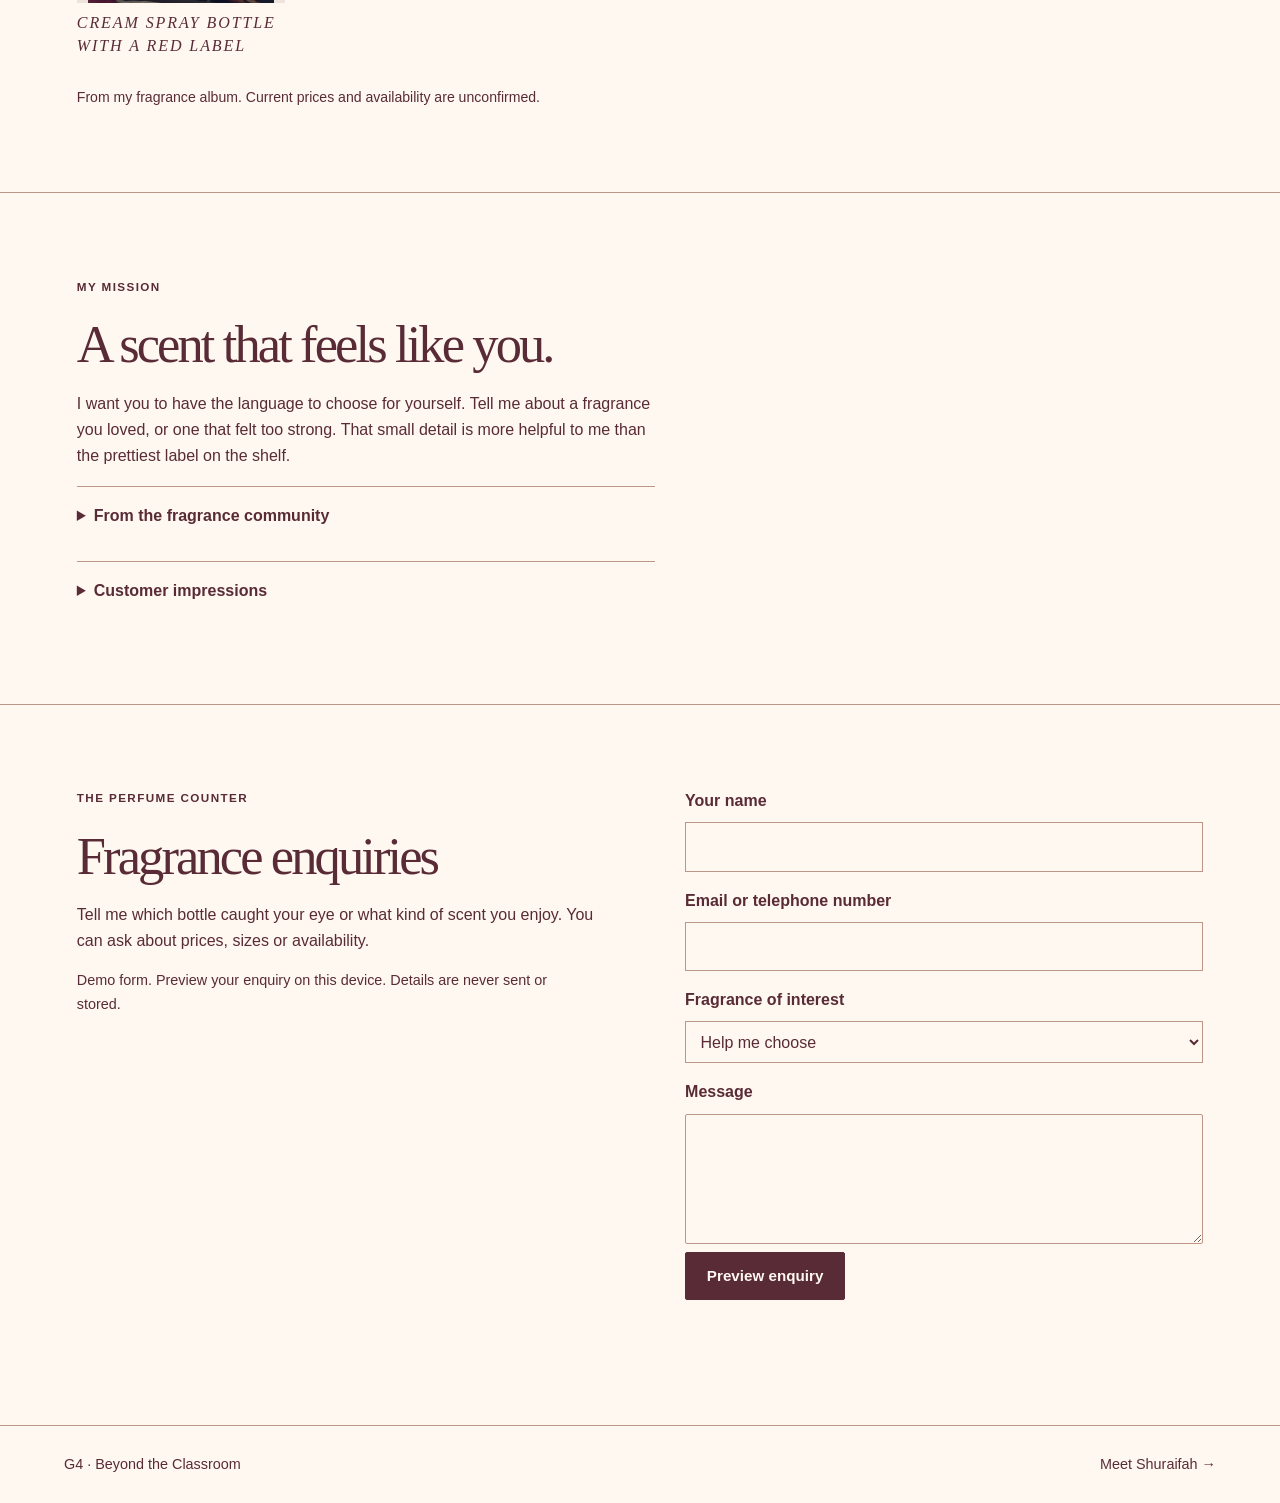
<file: sumayiya.html>
<!doctype html>
<html lang="en">
<head>
<meta charset="utf-8">
<meta name="viewport" content="width=device-width, initial-scale=1">
<title>Sumaiya · Fragrance Journal | Group 4</title>
<meta name="description" content="Explore Sumaiya’s perfume and cologne business, favourite scent families, and expressive fragrance journal.">
<link rel="stylesheet" href="css/profiles.css">
<script defer src="js/enquiry.js">
</script>
<link rel="stylesheet" href="css/refinements.css">
</head>
<body class="sumayiya">
<a class="skip" href="#main">Skip to content</a>
<nav aria-label="Group navigation">
<a class="home" href="index.html">
<b>G4</b> Home</a>
<div>
<a aria-current="page" href="sumayiya.html">Sumaiya</a>
<a href="shuraifah.html">Shuraifah</a>
<a href="ian.html">Ian</a>
<a href="martin.html">Martin</a>
</div>
</nav>
<main id="main">
<header class="perfume mast">
<div class="hero-copy">
<span class="eyebrow">Sumaiya’s fragrance journal</span>
<h1>In good<br>
<em>scents.</em>
</h1>
<p>Welcome to my world. Pull up a chair, try a little perfume, and tell me what you think. I’ll definitely tell you what I think.</p>
<a class="jump" href="#collection">Explore my scent edit ↓</a>
</div>
<figure>
<img class="art" src="images/sumayiya.svg" alt="Editorial still life of a perfume bottle" width="640" height="720">
<figcaption>Fragrance study · illustration</figcaption>
</figure>
</header>
<div class="identity"><a href="images/photos/sumaiya-12.webp" aria-label="Open portrait of NYANGOMA SUMAIYA"><img src="images/photos/sumaiya-12.webp" alt="NYANGOMA SUMAIYA"></a><div><strong>NYANGOMA SUMAIYA</strong><small>Registration Number: 25/U/04046/EVE</small></div></div>
<section class="story">
<span class="eyebrow">Behind the bottle</span>
<h2>I wear my mood.</h2>
<div>
<p>I’m Sumaiya. If a room goes quiet, I usually have a question, a joke, or a very strong opinion ready. I like being seen, and I love it when an unexpected conversation gives me a new way to see someone else.</p>
<p>Perfume gives that expressive side of me another language. A bright opening feels like the first hello. The quieter notes that stay on my sleeve feel a little more personal.</p>
</div>
</section>
<section id="collection" class="collection">
<span class="eyebrow">My perfume &amp; cologne business</span>
<h2>The scent edit</h2>
<p>I sell perfumes and colognes. When someone asks what to try, I like to start with how they want to feel. These scent families are a starting point for that conversation.</p>
<div class="tiles scents">
<article>
<span aria-hidden="true">01</span>
<h3>Fresh citrus</h3>
<p>Bright peel, green leaves, and a clean, lively finish.</p>
</article>
<article>
<span aria-hidden="true">02</span>
<h3>Soft florals</h3>
<p>Petals and powder for a gentler introduction.</p>
</article>
<article>
<span aria-hidden="true">03</span>
<h3>Warm woods</h3>
<p>Dry timber and amber warmth that linger.</p>
</article>
</div>
<small>Illustrative scent edit · scent families for exploration</small>
</section>
<section class="closing">
<h2>What comes next</h2>
<p>I want to get better at describing a scent to someone who can’t smell it yet. My ambition is to grow my fragrance business around those honest, lively conversations.</p>
</section>
<section class="fieldnotes"><span class="eyebrow">Behind the counter</span>
<h2>From box to bottle</h2><p>I like to start with the bottle in someone’s hand. The cap, the colour and the name give us somewhere to begin. Then comes the better question: what do you want the scent itself to feel like?</p><div class="photo-grid">
<figure><a href="images/photos/sumaiya-6.webp" aria-label="View full photograph: Red glass and gold detailing"><img loading="lazy" src="images/photos/sumaiya-6.webp" alt="Red glass and gold detailing"></a>
<figcaption>Red glass and gold detailing</figcaption>
</figure>
<figure><a href="images/photos/sumaiya-7.webp" aria-label="View full photograph: Amber fragrance beside its presentation box"><img loading="lazy" src="images/photos/sumaiya-7.webp" alt="Amber fragrance beside its presentation box"></a>
<figcaption>Amber fragrance beside its presentation box</figcaption>
</figure>
<figure><a href="images/photos/sumaiya-8.webp" aria-label="View full photograph: Al Noor in a dark bottle"><img loading="lazy" src="images/photos/sumaiya-8.webp" alt="Al Noor in a dark bottle"></a>
<figcaption>Al Noor in a dark bottle</figcaption>
</figure>
<figure><a href="images/photos/sumaiya-9.webp" aria-label="View full photograph: Black and gold spray bottle"><img loading="lazy" src="images/photos/sumaiya-9.webp" alt="Black and gold spray bottle"></a>
<figcaption>Black and gold spray bottle</figcaption>
</figure>
<figure><a href="images/photos/sumaiya-10.webp" aria-label="View full photograph: Pink spray bottle"><img loading="lazy" src="images/photos/sumaiya-10.webp" alt="Pink spray bottle"></a>
<figcaption>Pink spray bottle</figcaption>
</figure>
<figure><a href="images/photos/sumaiya-11.webp" aria-label="View full photograph: Cream spray bottle with a red label"><img loading="lazy" src="images/photos/sumaiya-11.webp" alt="Cream spray bottle with a red label"></a>
<figcaption>Cream spray bottle with a red label</figcaption>
</figure></div><p class="caption-note">From my fragrance album. Current prices and availability are unconfirmed.</p>
</section>
<section class="fieldnotes"><span class="eyebrow">My mission</span>
<h2>A scent that feels like you.</h2><p>I want you to have the language to choose for yourself. Tell me about a fragrance you loved, or one that felt too strong. That small detail is more helpful to me than the prettiest label on the shelf.</p>
<details class="journal-note">
<summary>From the fragrance community</summary><p>Customer fragrance photographs and wear notes will appear here with permission. There are no published contributions yet.</p>
</details>
<details class="journal-note">
<summary>Customer impressions</summary><p>This space is reserved for genuine customer feedback about choosing and wearing a fragrance.</p>
</details>
</section>
<section class="enquiry" id="enquiries"><div><span class="eyebrow">The perfume counter</span>
<h2>Fragrance enquiries</h2><p>Tell me which bottle caught your eye or what kind of scent you enjoy. You can ask about prices, sizes or availability.</p><p class="contact-note">Demo form. Preview your enquiry on this device. Details are never sent or stored.</p></div>
<form id="fragrance-form">
<label for="visitor">Your name</label>
<input id="visitor" required maxlength="100">
<label for="reply">Email or telephone number</label>
<input id="reply" required maxlength="150">
<label for="product">Fragrance of interest</label>
<select id="product"><option>Help me choose</option><option>Perfume</option><option>Cologne</option><option>Fragrance spray</option>
</select>
<label for="message">Message</label>
<textarea id="message" required maxlength="3000" rows="4">
</textarea>
<button type="submit" disabled>Preview enquiry</button><noscript>Enable JavaScript to preview this demo.</noscript>
<output id="preview" aria-live="polite">
</output>
</form>
</section>
</main>
<footer>
<a href="index.html">G4 · Beyond the Classroom</a>
<a href="shuraifah.html">Meet Shuraifah →</a>
</footer>
</body>
</html>
</file>
<file: css/collective.css>
* {
  box-sizing:border-box
}

html {
  scroll-behavior:smooth
}

body {
  margin:0;
  background:#f7f4e9;
  color:#21271e;
  font:16px/1.55 "Trebuchet MS",Arial,sans-serif
}

a {
  color:inherit;
  text-decoration:none
}

a:focus-visible {
  outline:3px solid #2853e1;
  outline-offset:5px
}

.skip {
  position:absolute;
  left:1rem;
  top:-8rem;
  background:white;
  padding:1rem;
  z-index:10
}

.skip:focus {
  top:1rem
}

header,footer {
  display:flex;
  align-items:center;
  justify-content:space-between;
  gap:20px;
  padding:18px 6vw;
  border-bottom:1px solid #c7c7b9
}

.brand {
  display:inline-flex;
  align-items:center;
  gap:12px;
  font: bold 19px Georgia,serif
}

.brand b {
  display:grid;
  place-items:center;
  background:#203cb7;
  color:#fff;
  border-radius:50%;
  width:44px;
  height:44px;
  letter-spacing:-3px;
  padding-right:3px;
  font:italic bold 22px Georgia
}

nav {
  display:flex;
  gap:24px;
  flex-wrap:wrap;
  font-size:14px
}

nav a:hover,article a:hover {
  text-decoration:underline
}

.cover {
  display:grid;
  grid-template-columns:.94fr 1.06fr;
  align-items:center;
  gap:4vw;
  padding:58px 6vw 62px;
  border-bottom:1px solid #bbbeac;
  background:radial-gradient(ellipse at 82% 48%,#e8e2ce,transparent 49%)
}

.kicker,.label,.print span {
  font:700 11px/1.3 "Courier New",monospace;
  letter-spacing:.13em;
  text-transform:uppercase
}

.kicker {
  display:flex;
  align-items:center;
  gap:10px;
  color:#3145a6
}

.kicker span {
  width:24px;
  border-top:2px solid
}

.intro h1 {
  font:normal clamp(46px,6.2vw,106px)/.98 Georgia,serif;
  letter-spacing:-.075em;
  margin:27px 0
}

.intro h1 em {
  color:#283fae;
  font-size:1.3em
}

.standfirst {
  font:clamp(18px,1.65vw,27px)/1.42 Georgia,serif
}

.cta {
  display:inline-flex;
  gap:26px;
  align-items:center;
  background:#263da4;
  color:white;
  padding:12px 18px;
  margin-top:10px;
  font-size:14px
}

.cta:hover {
  background:#172a83
}

.artboard {
  display:grid;
  grid-template-columns:1fr 1fr;
  gap:10px;
  align-items:center;
  padding:6px 2%
}

.print {
  display:block;
  padding:6px 6px 0;
  background:#fffdf6;
  border:1px solid #d1cab6;
  box-shadow:1px 4px 8px #33290e18;
  transition:transform .25s
}

.print img {
  width:100%;
  aspect-ratio:1.8;
  object-fit:cover;
  display:block
}

.print span {
  display:flex;
  align-items:center;
  justify-content:space-between;
  padding:8px 3px;
  font-size:10px
}

.print i {
  font-size:15px
}

.p0 {
  transform:rotate(-5deg)
}

.p1 {
  transform:rotate(4deg) translateY(8%)
}

.p2 {
  transform:rotate(-2deg)
}

.p3 {
  transform:rotate(3deg) translateY(7%)
}

.print:hover,.print:focus-visible {
  transform:rotate(0) scale(1.025);
  z-index:1
}

#members,#philosophy {
  padding:56px 6vw
}

.heading {
  display:flex;
  align-items:end;
  justify-content:space-between;
  gap:30px;
  margin-bottom:28px
}

.heading>p {
  max-width:365px;
  margin:0
}

h2 {
  font:normal clamp(35px,4.2vw,76px)/1.08 Georgia,serif;
  letter-spacing:-.055em;
  margin:0
}

h2 span {
  color:#334bc2
}

.members {
  display:grid;
  grid-template-columns:repeat(4,1fr);
  border-top:1px solid #888b78;
  gap:28px
}

article {
  padding:22px 0;
  display:flex;
  flex-direction:column;
  align-items:start
}

article h3 {
  font:normal 32px Georgia;
  margin:20px 0 0
}

article p {
  margin:10px 0 18px
}

article a {
  margin-top:auto;
  border-bottom:1px solid;
  color:#243c9f;
  font-weight:bold;
  font-size:14px
}

.label {
  display:flex;
  align-items:center;
  gap:9px
}

.monogram {
  display:grid;
  place-items:center;
  background:#edc6c8;
  color:#673c46;
  width:32px;
  height:38px;
  border-radius:50% 50% 0 0;
  font:italic 23px Georgia
}

article:nth-child(2) .monogram {
  background:#bfd1bd;
  color:#284636
}

article:nth-child(3) .monogram {
  background:#bbcaf6;
  color:#283a79
}

article:nth-child(4) .monogram {
  background:#ebc594;
  color:#50392a
}

#philosophy {
  background:#243b87;
  color:white;
  display:grid;
  grid-template-columns:1fr 2fr;
  gap:25px
}

#philosophy .kicker {
  color:#e7ddbe;
  align-self:start
}

#philosophy p {
  max-width:670px
}

footer {
  border:0;
  padding-block:28px
}

@media(max-width:850px) {
  .members {
  grid-template-columns:1fr 1fr
}

.heading {
  display:block
}

.heading>p {
  margin-top:15px
}

.cover {
  gap:2vw;
  padding-inline:5vw
}


}

@media(max-width:650px) {
  header,footer {
  align-items:flex-start;
  flex-wrap:wrap
}

.brand {
  font-size:17px
}

header nav {
  gap:14px;
  font-size:13px
}

header {
  align-items:center
}

.cover {
  grid-template-columns:1fr;
  padding:30px 6vw 42px;
  gap:25px
}

.intro h1 {
  font-size:clamp(48px,12vw,75px);
  margin:18px 0
}

.artboard {
  max-width:500px
}

.members {
  gap:15px
}

.label {
  letter-spacing:.04em
}

#philosophy {
  grid-template-columns:1fr
}

#members,#philosophy {
  padding-block:36px
}


}

@media(max-width:420px) {
  .members {
  grid-template-columns:1fr
}

article {
  border-bottom:1px solid #c7c7b9
}


}

@media(prefers-reduced-motion:reduce) {
  html {
  scroll-behavior:auto
}

.print {
  transition:none
}


}
</file>
<file: css/refinements.css>
.identity{display:flex;align-items:center;gap:1.2rem;padding:1.4rem 6%;border-block:1px solid var(--line);background:var(--paper);color:var(--ink)}
.identity img{width:5rem;height:6rem;object-fit:cover;object-position:50% 30%;display:block}
.identity strong,.identity small,.members .registration{display:block}
.identity strong{font:600 clamp(1rem,2vw,1.6rem) Georgia,serif}
.identity small,.registration,.caption-note{font-size:.88rem}
.members .member-photo{width:100%;height:clamp(170px,19vw,320px);object-fit:cover;object-position:center 30%;margin-bottom:1rem}
.members h3{font-size:clamp(1.35rem,2vw,2rem)}
.members .registration{margin:.35rem 0 0}
.fieldnotes{border-top:1px solid var(--line)}
.fieldnotes h2{margin-top:.6rem}
.fieldnotes .photo-grid{display:grid;grid-template-columns:repeat(auto-fit,minmax(min(100%,190px),1fr));gap:1.3rem;margin:1.8rem 0}
.fieldnotes figure{max-width:34rem;margin:1.4rem 0}
.photo-grid figure{margin:0}
.fieldnotes img{display:block;width:100%;height:clamp(220px,29vw,330px);object-fit:contain;background:color-mix(in srgb,var(--paper) 90%,var(--ink))}
.fieldnotes figcaption{margin-top:.6rem;font:italic 1rem/1.4 Georgia,serif}
.journal-note,.study{border-top:1px solid var(--line);padding:1rem 0;margin-top:1rem;max-width:65ch}
.journal-note summary{font-weight:650;cursor:pointer}
.journal-note p,.study p{margin-top:.75rem}
.ian .fieldnotes:nth-last-child(2){border-left:1rem solid #254bcc}
.shuraifah .study{border-left:3px double var(--line);padding-left:1.5rem}
.martin .fieldnotes .photo-grid{max-width:58rem}
.enquiry input,.enquiry select{width:100%;font:inherit;padding:.65rem;color:var(--ink);background:var(--paper);border:1px solid var(--line)}
.enquiry label:not(:first-child){margin-top:1rem}
.enquiry output{display:block;white-space:pre-line;overflow-wrap:anywhere;margin-top:1rem}
.ian .sketches .crop{object-fit:contain;object-position:center;filter:none;background:#dedcd3}
@media(max-width:600px){.members .member-photo{height:240px}.identity img{width:4rem;height:5rem}}
</file>
<file: css/profiles.css>
/* Shared navigation, spacing and form behaviour. */
:root{scroll-behavior:smooth}
*{box-sizing:border-box}
body{margin:0;color:var(--ink);background:var(--paper);font:1rem/1.65 "Segoe UI",Arial,sans-serif}
h1,h2,h3,p,figure{margin:0}
h1,h2,h3{font-family:Georgia,serif;line-height:1.06;font-weight:400;text-wrap:balance}
h1{font-size:clamp(4.15rem,8.5vw,9.2rem);letter-spacing:-.065em}
h2{font-size:clamp(2.25rem,4.1vw,4.8rem);letter-spacing:-.055em;margin-bottom:1.1rem}
h3{font-size:1.65rem;letter-spacing:-.03em}
p{max-width:65ch}
p+p{margin-top:1em}
a{color:inherit;text-decoration-thickness:1px;text-underline-offset:.3em}
a:hover{text-decoration:underline}
a:focus-visible,button:focus-visible,summary:focus-visible,textarea:focus-visible{outline:3px solid currentColor;outline-offset:4px}
nav,footer{display:flex;align-items:center;justify-content:space-between;gap:1rem;padding:1.15rem max(5%,calc((100vw - 1440px)/2));border-bottom:1px solid var(--line);font-size:.9rem}
nav a,footer a{text-decoration:none}
nav div{display:flex;flex-wrap:wrap;gap:clamp(.8rem,2.7vw,2.8rem)}
nav [aria-current]{font-weight:700;text-decoration:underline}
.home{white-space:nowrap}.home b{display:inline-grid;place-items:center;letter-spacing:-.09em;font:900 1.05rem/1 Arial,sans-serif;background:var(--ink);color:var(--paper);height:2.1rem;width:2.1rem;border-radius:50%;margin-right:.45rem}
.skip{position:absolute;left:1rem;top:-6rem;background:white;color:black;padding:.5rem;z-index:10}.skip:focus{top:1rem}
main{max-width:1600px;margin:auto}
section,.mast{padding:clamp(3rem,6.5vw,7rem) 6%}
.eyebrow,figcaption,small{font-family:"Segoe UI",Arial,sans-serif;font-size:.73rem;letter-spacing:.12em;font-weight:650;text-transform:uppercase}
.eyebrow{display:block;margin-bottom:1.35rem}
.hero-copy>p{max-width:39ch;margin:1.5rem 0;font-size:1.09rem}
.jump{display:inline-block;font-weight:650;padding:.5rem 0}
.art{width:100%;height:auto;display:block}
figcaption{margin-top:.55rem}
.story,.kitchen-story,.studio-notes{display:grid;grid-template-columns:1fr 1.3fr;gap:1rem 7%}
.story .eyebrow,.kitchen-story .eyebrow{grid-column:1/-1}
.collection>p,.fashion-edit>p,.menu>p,.gallery>p{margin-bottom:2rem}
.tiles,.sketches{display:grid;grid-template-columns:repeat(3,minmax(0,1fr));gap:1.25rem}
.tiles p,.courses p,.swatches p{margin-top:.5rem}
.enquiry{display:grid;grid-template-columns:1fr 1fr;gap:2.5rem 8%;border-top:1px solid var(--line)}
.contact-note{font-size:.9rem}.enquiry label{display:block;font-weight:650;margin-bottom:.5rem}
textarea{width:100%;resize:vertical;font:inherit;border:1px solid var(--line);border-radius:2px;padding:.7rem;background:var(--paper);color:var(--ink)}
button{font:600 .95rem "Segoe UI",Arial,sans-serif;padding:.9rem 1.3rem;border:1px solid var(--ink);border-radius:2px;background:var(--ink);color:var(--paper);cursor:pointer}
button:hover{filter:brightness(1.16)}.status{margin-top:.7rem;font-size:.9rem}
footer{border-top:1px solid var(--line);border-bottom:0;padding-block:1.65rem}
/* Fragrance boutique */
.sumayiya{--paper:#fff8f0;--ink:#592b36;--line:#be9688}
.sumayiya nav{background:#fff1e9}.sumayiya nav [aria-current]{color:#85364c}
.perfume{background:radial-gradient(ellipse at 80% 30%,#f7c8bb 0,transparent 52%),linear-gradient(125deg,#fff9ee,#f3d8cf);display:grid;grid-template-columns:1fr 1fr;align-items:center;gap:5%;padding-block:4%}
.perfume h1 em{color:#94475c}
.perfume figure{max-width:35rem;margin-inline:auto;text-align:center}
.perfume .art{aspect-ratio:1/1;object-fit:cover;border-radius:48% 48% 1rem 1rem;border:1px solid #b68174;box-shadow:0 12px 40px #854a4918}
.sumayiya .story{border-bottom:1px solid var(--line)}
.scents article{position:relative;overflow:hidden;padding:2rem;background:#f7e4c0;border-top:3px solid #ae8050}
.scents article:nth-child(2){background:#f6dada;border-color:#b77680}.scents article:nth-child(3){background:#e6d8c8;border-color:#926950}
.scents article>span{font:italic 3rem Georgia,serif;display:block;opacity:.6;margin-bottom:1.2rem}
.collection small,.fashion-edit small,.menu>small{display:block;margin-top:1rem}
.closing{text-align:center;background:#efd6d0}.closing p{margin:auto;max-width:52ch}
/* Fashion journal */
.shuraifah{--paper:#fbf7ec;--ink:#1c4537;--line:#a89b7f}
.shuraifah nav{background:#173f33;color:#fff8e9}
.shuraifah .home b{background:#eee5cc;color:#173f33}
.fashion{padding-top:1.3rem;border-bottom:1px solid var(--line)}
.atelier-label{text-align:center;letter-spacing:.32em;font:500 clamp(2.2rem,6vw,6rem)/1.2 Georgia,serif;letter-spacing:.18em;border-bottom:1px solid var(--line);padding-bottom:1.5rem}
.atelier-label span{display:block;font:600 .67rem/2 Arial,sans-serif;text-transform:uppercase;letter-spacing:.28em}
.fashion-grid{display:grid;grid-template-columns:1.05fr 1fr;gap:9%;align-items:center;padding-top:3rem}
.fashion figure{padding:1.1rem;border:1px solid var(--line);position:relative}
.fashion figure:before{content:"";position:absolute;width:1.6rem;height:1.6rem;top:-.85rem;right:2rem;transform:rotate(45deg);border:3px double #86784e;background:var(--paper)}
.fashion .art{aspect-ratio:1/1;object-fit:cover}.fashion h1{font-size:clamp(3.5rem,6.7vw,7.5rem)}
.letter{max-width:56rem;margin:auto;padding-inline:6%;font-family:Georgia,serif;font-size:1.19rem}
.fashion-edit{background:#eae3d1}
.swatches{display:grid;gap:1rem}
.swatches article{display:flex;gap:2rem;align-items:center;border-top:1px solid var(--line);padding-top:1rem}
.swatch{flex:none;width:5rem;height:5rem;background:repeating-linear-gradient(130deg,#294e40 0,#365c4a 2px,#294e40 4px)}
.s1{background:repeating-linear-gradient(12deg,#ac9780 0,#baa68d 2px,#ac9780 5px)}.s2{background:repeating-linear-gradient(60deg,#694e40 0,#886b58 2px,#694e40 4px)}
/* Artist's sketchbook */
.ian{--paper:#f4f3eb;--ink:#181818;--line:#716e65}
.ian nav{border-bottom:3px solid;align-items:stretch}.ian nav div{gap:0}.ian nav div a{padding:.3rem .8rem;border-left:1px solid}
.ian nav [aria-current]{background:#1926b8;color:white}
.ian h1,.ian h2,.ian h3{font-family:"Arial Black",Arial,sans-serif;font-weight:900}
.studio{background:repeating-linear-gradient(0deg,transparent 0 23px,#b6b4ab40 24px),#f4f3eb;display:grid;grid-template-columns:1fr 1fr;align-items:center;gap:5%}
.studio h1{text-transform:uppercase;line-height:.82}.studio h1 em{color:#202dc4;font-style:normal}
.studio figure{transform:rotate(2deg);padding:.65rem;background:white;border:1px solid;box-shadow:.55rem .55rem 0 #242424}
.studio .art{aspect-ratio:1/1;object-fit:cover}
.studio .jump{background:#202dc4;color:white;padding:.55rem 1rem;text-decoration:none}
.studio-notes{border-block:2px solid}
.gallery{background:#242424;color:white}.sketches details{align-self:start;border:1px solid #a4a4a4;background:#f5f3e9;color:#181818}
.sketches summary{cursor:pointer;list-style:none;overflow:hidden}.sketches summary::-webkit-details-marker{display:none}
.crop{display:block;width:100%;height:clamp(8rem,18vw,19rem);object-fit:cover}
.c0{object-position:center 25%;filter:grayscale(1) contrast(1.25)}.c1{object-position:60% center;transform:scaleX(-1)}.c2{object-position:center 80%;filter:grayscale(1) contrast(2)}
.sketches summary span{display:flex;justify-content:space-between;border-top:1px solid;padding:.75rem;font-weight:750}.sketches details p{padding:0 .75rem 1rem}
.sketches details[open] b{transform:rotate(45deg)}
/* Culinary journal */
.martin{--paper:#fbf4e3;--ink:#451c25;--line:#ad8977}
.martin nav{background:#35151e;color:#fff5dc;border:0}.martin .home b{background:#fff5dc;color:#35151e}
.kitchen{text-align:center;background:#35151e;color:#fff5dc;padding-top:2.25rem}
.kitchen .eyebrow{color:#e1b78c;margin-bottom:1rem}
.kitchen h1{font-size:clamp(4.4rem,9.2vw,10rem);margin-bottom:2rem}
.kitchen figure{position:relative;max-width:60rem;margin:auto;border-block:1px solid #b68666;padding:.65rem 0}
.kitchen .art{width:100%;height:clamp(15rem,35vw,31rem);object-fit:contain;background:#251b19}
.kitchen-intro{max-width:50rem;margin:2.5rem auto 0}.kitchen-intro h2{font-size:2.1rem}.kitchen-intro p{margin:auto}
.menu{background:#eee1c8;border-block:1px solid var(--line)}
.courses{display:grid;grid-template-columns:repeat(3,minmax(0,1fr));gap:2rem}
.courses article{border-top:1px solid var(--line);padding:1rem 0}
.plate{display:block;width:6.4rem;height:6.4rem;margin:0 0 1rem;border-radius:50%;border:6px double #ab9473;box-shadow:0 4px 10px #442a2119}
.plate0{background:radial-gradient(ellipse at 45% 41%,#993d24 0 11%,transparent 12%),radial-gradient(ellipse at 63% 47%,#738444 0 14%,transparent 15%),radial-gradient(ellipse at 41% 61%,#556638 0 15%,transparent 16%),#fff8e5}
.plate1{background:radial-gradient(ellipse at 52% 50%,#af4a2b 0 13%,transparent 14%),radial-gradient(ellipse at 42% 40%,#677043 0 10%,transparent 11%),radial-gradient(ellipse at center,#d0ac68 0 42%,#fff8e5 44%)}
.plate2{background:radial-gradient(ellipse at 39% 49%,#d28b34 0 16%,transparent 17%),radial-gradient(ellipse at 57% 59%,#ac5552 0 14%,transparent 15%),radial-gradient(ellipse at 58% 40%,#899752 0 14%,transparent 15%),#fff8e5}
.martin footer{background:#35151e;color:#fff5dc}
@media(max-width:720px){
 nav{flex-wrap:wrap}.ian nav div a{padding:.25rem .45rem}
 .perfume,.fashion-grid,.studio,.enquiry,.story,.kitchen-story,.studio-notes{grid-template-columns:1fr}
 .perfume figure,.studio figure{width:min(100%,30rem);margin:2rem auto 0}
 .fashion-grid{gap:2rem}.fashion-grid figure{width:min(100%,28rem);margin:auto}
 .tiles,.sketches,.courses{grid-template-columns:1fr}
 .crop{height:13rem}.courses article{display:flex;align-items:center;gap:1.25rem}.plate{flex:none;margin:0}
 .enquiry{gap:1.4rem}.enquiry h2{max-width:16ch}
}
@media(max-width:380px){nav{display:grid}.courses article{align-items:flex-start}.plate{width:4rem;height:4rem}}
@media(prefers-reduced-motion:reduce){:root{scroll-behavior:auto}}
@media(prefers-reduced-motion:no-preference){.perfume .art,.studio figure,.swatch{transition:transform .3s ease}.perfume .art:hover{transform:translateY(-3px)}.studio figure:hover{transform:rotate(0)}.swatches article:hover .swatch{transform:scale(.95)}.plate{transition:transform .3s}.courses article:hover .plate{transform:rotate(8deg)}}
</file>
